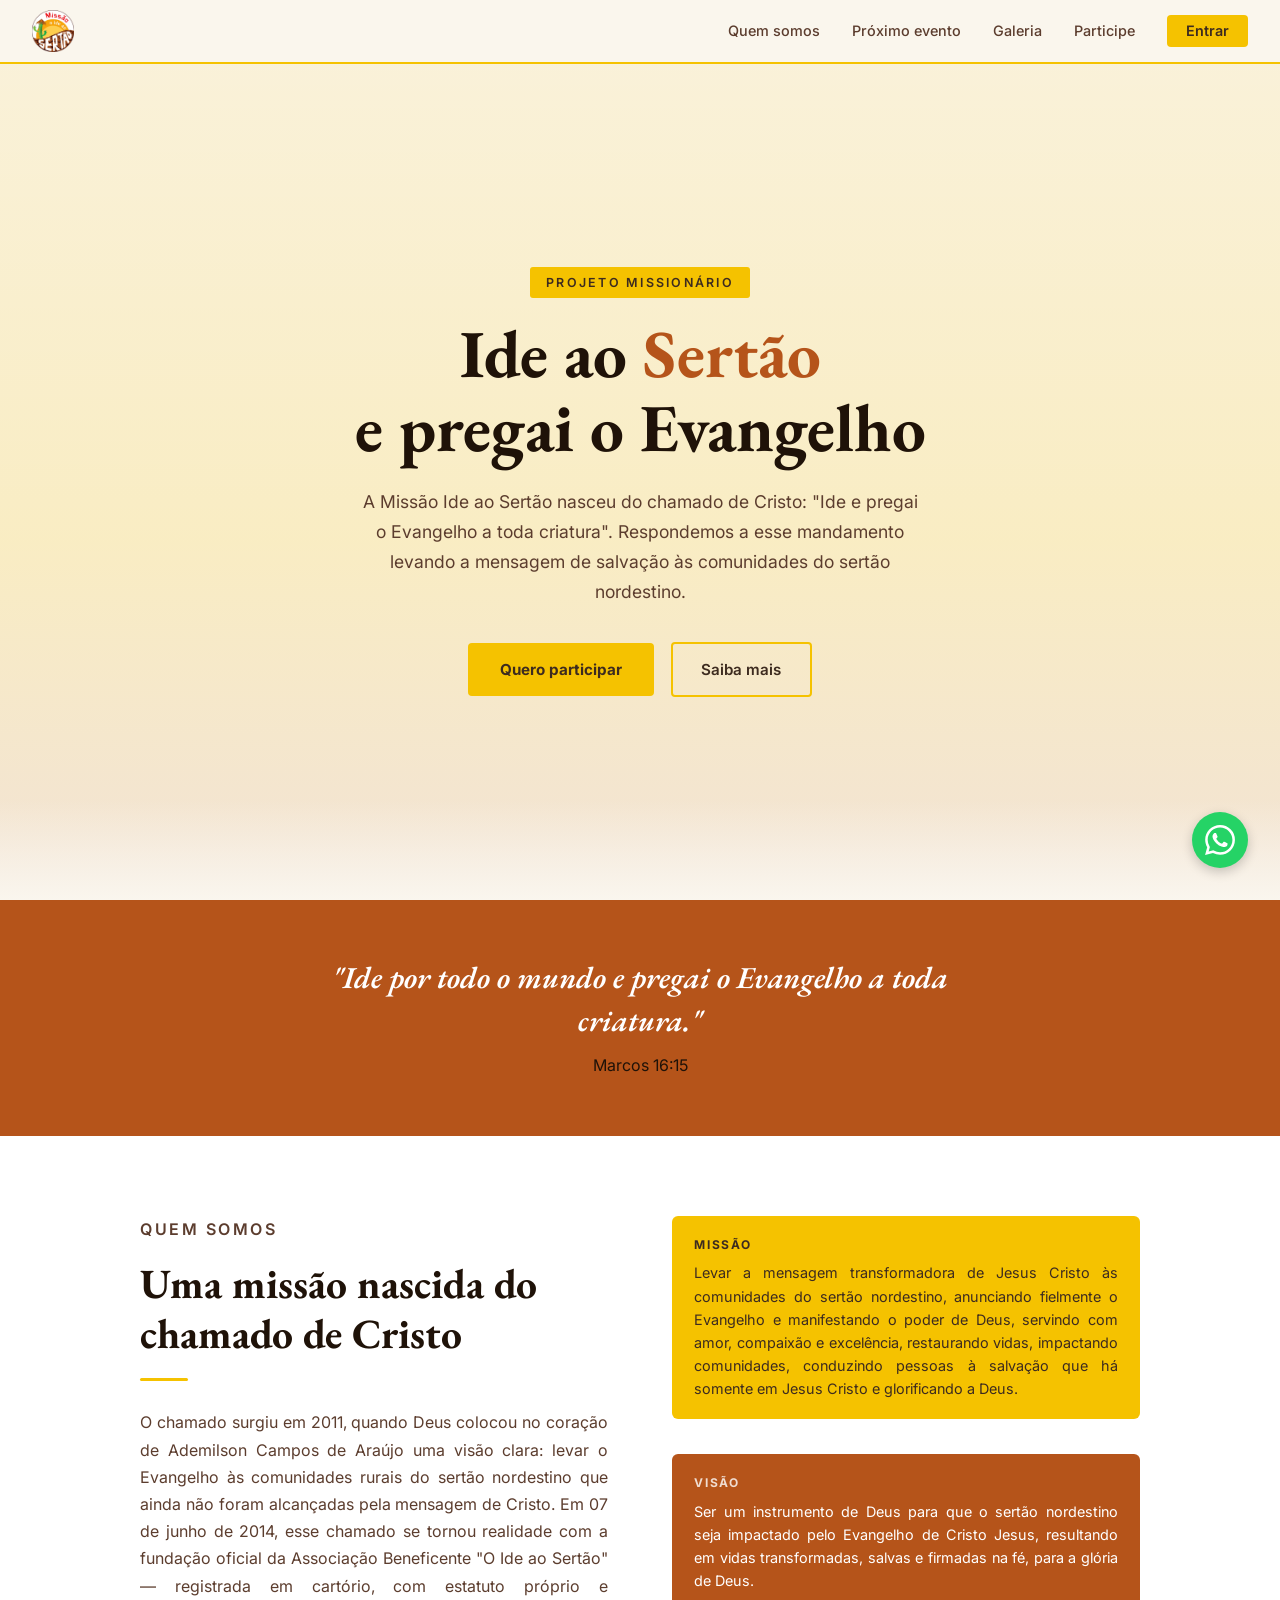
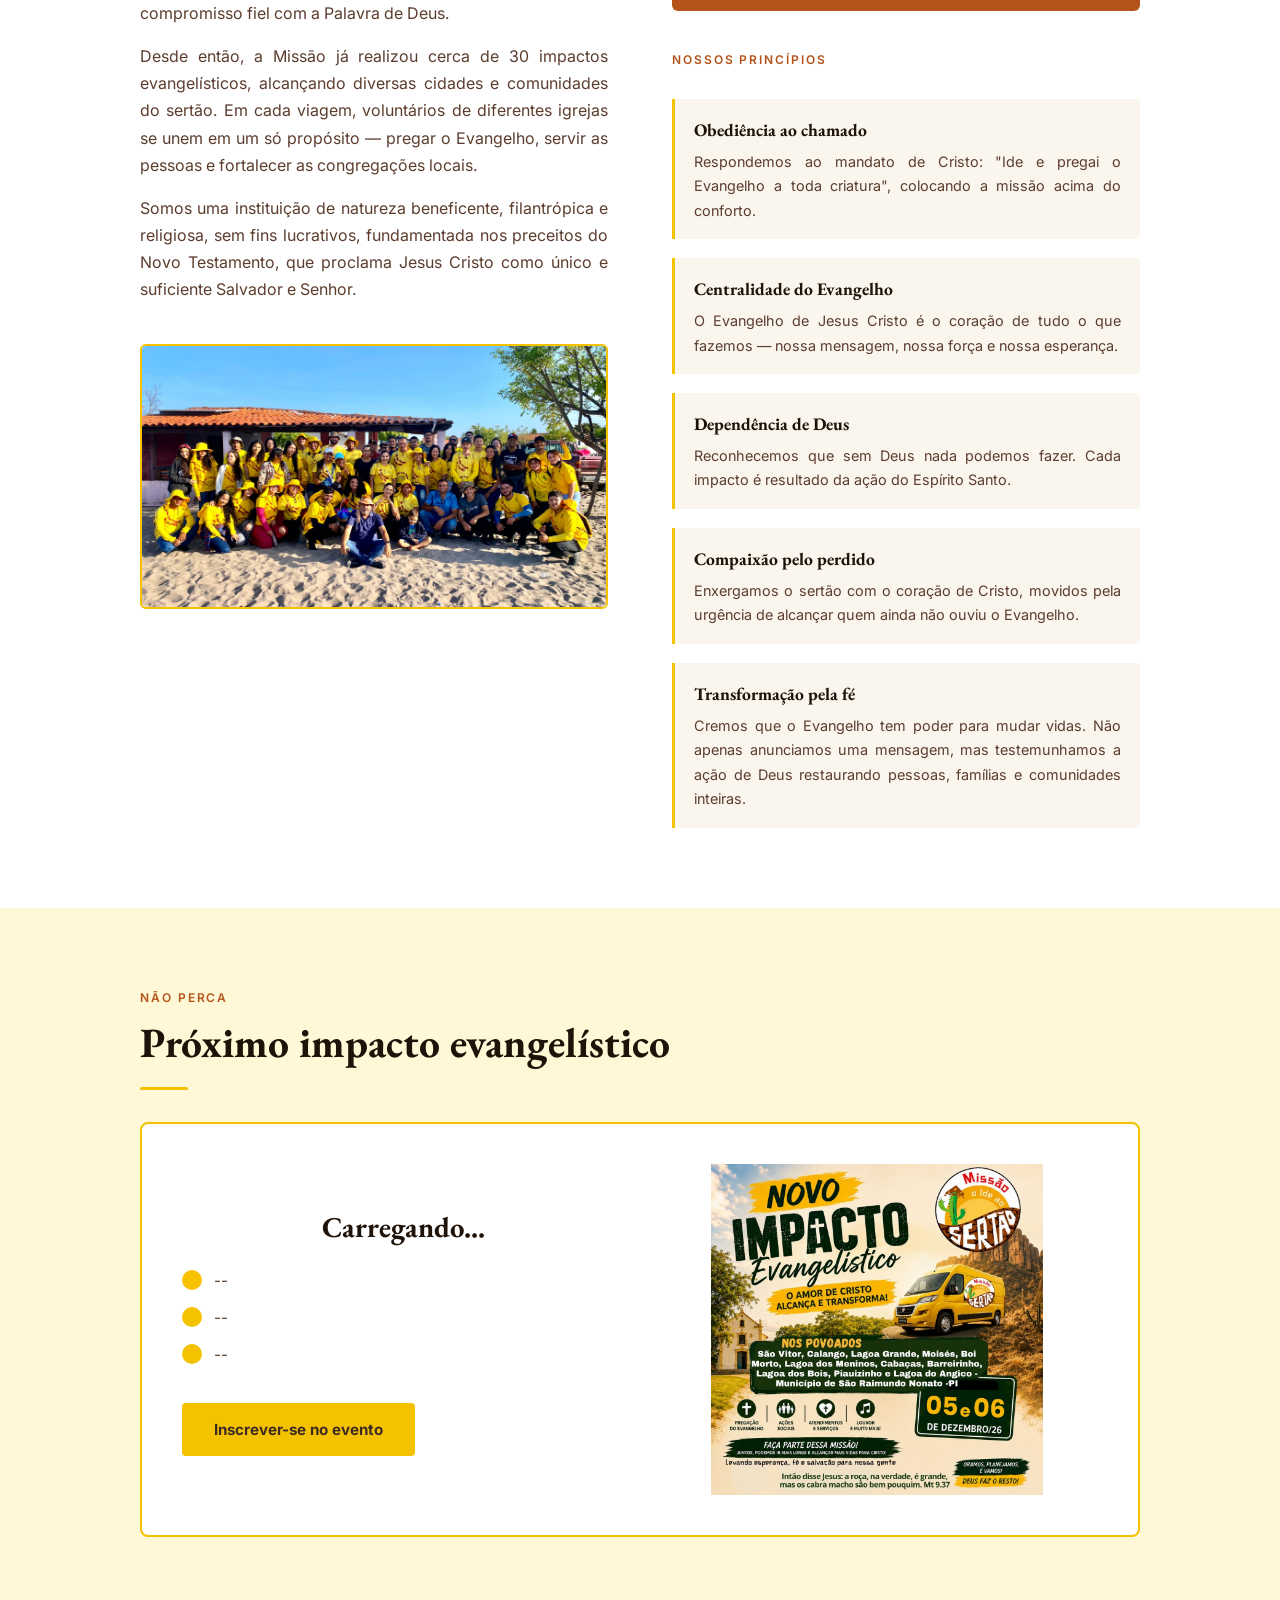
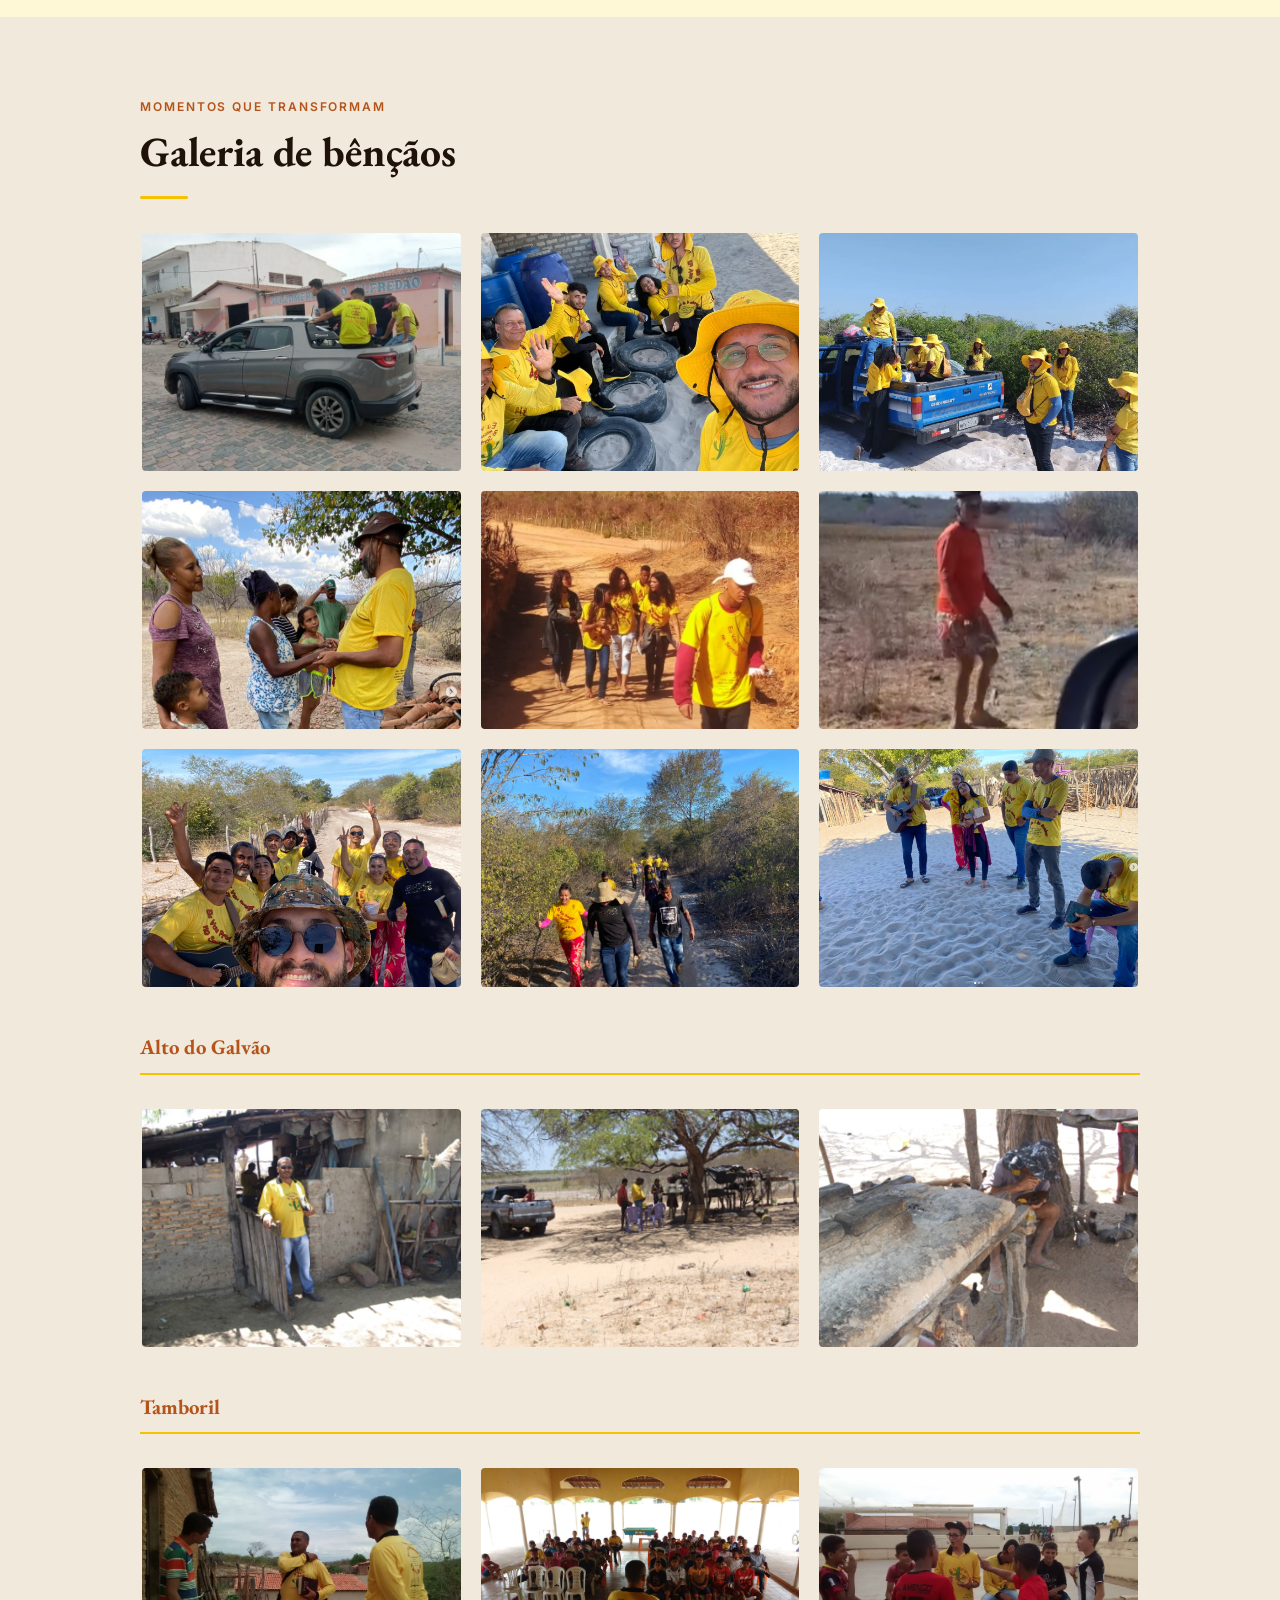
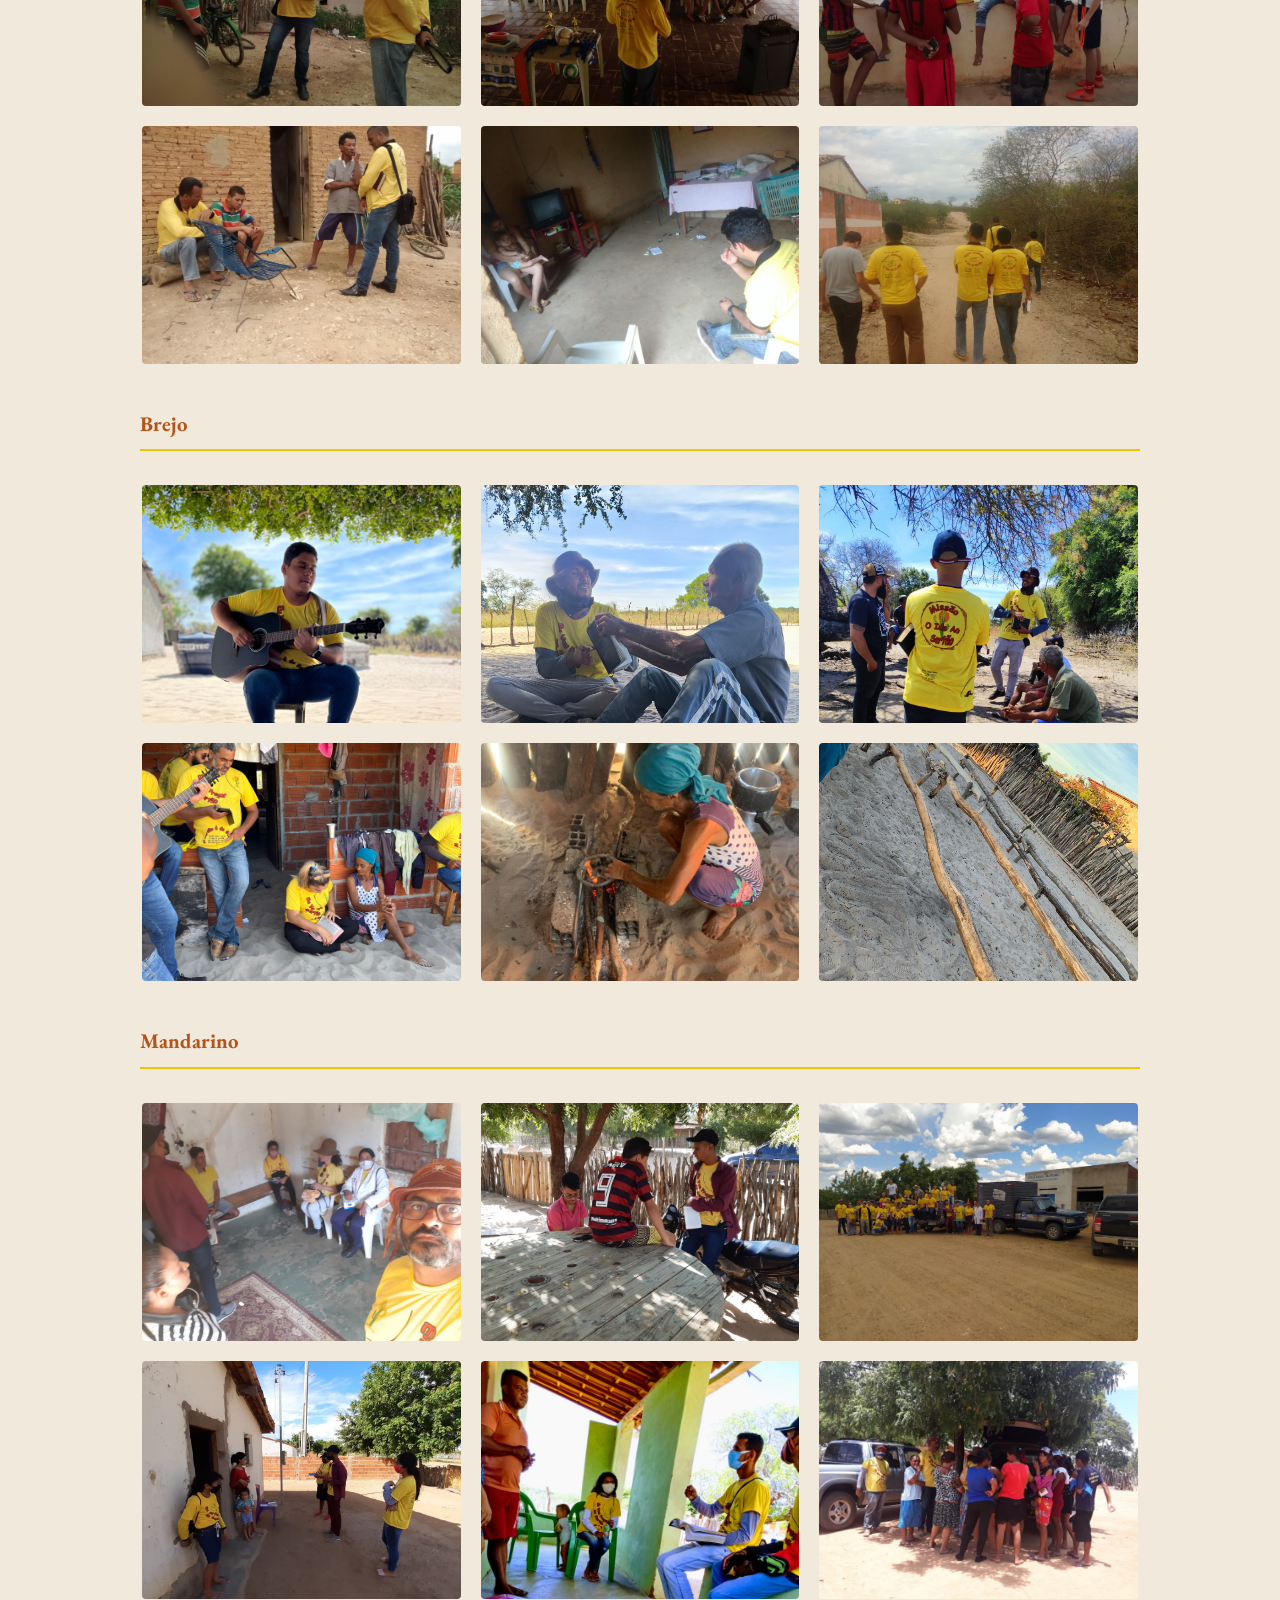
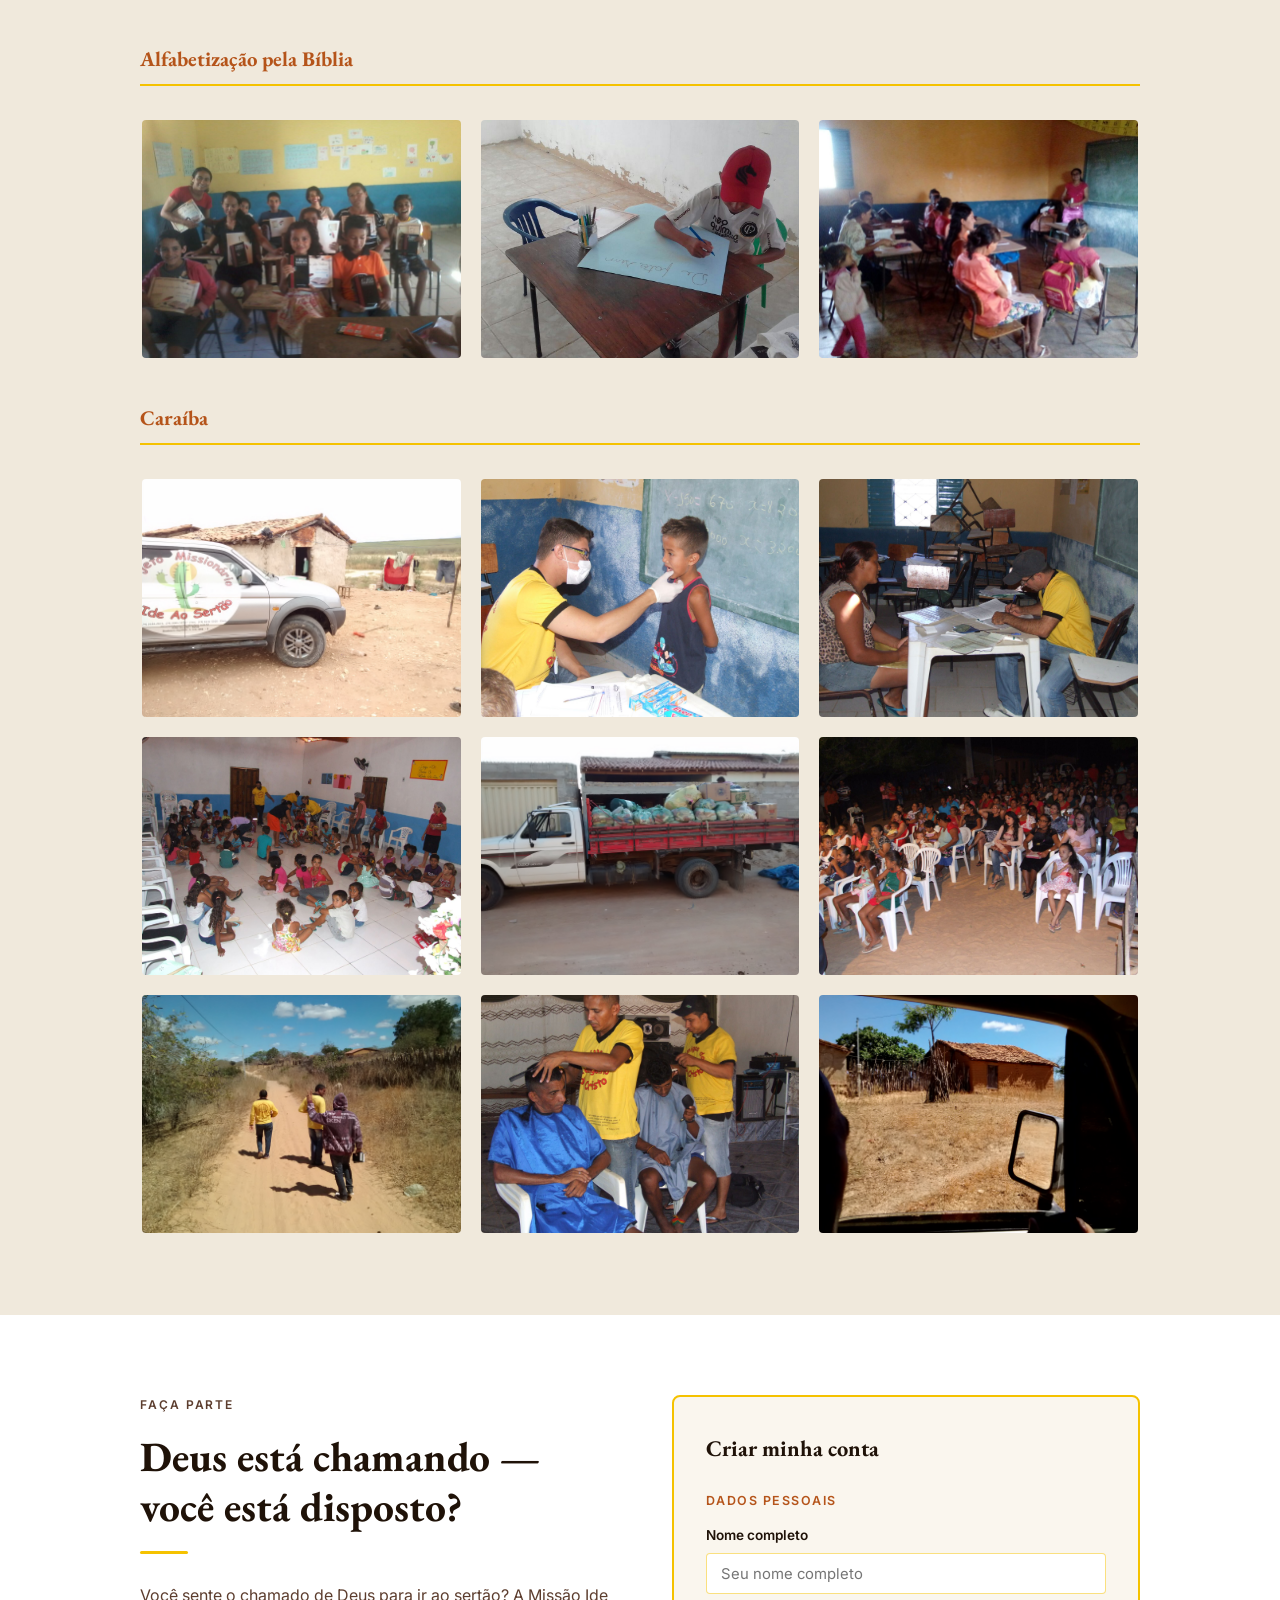
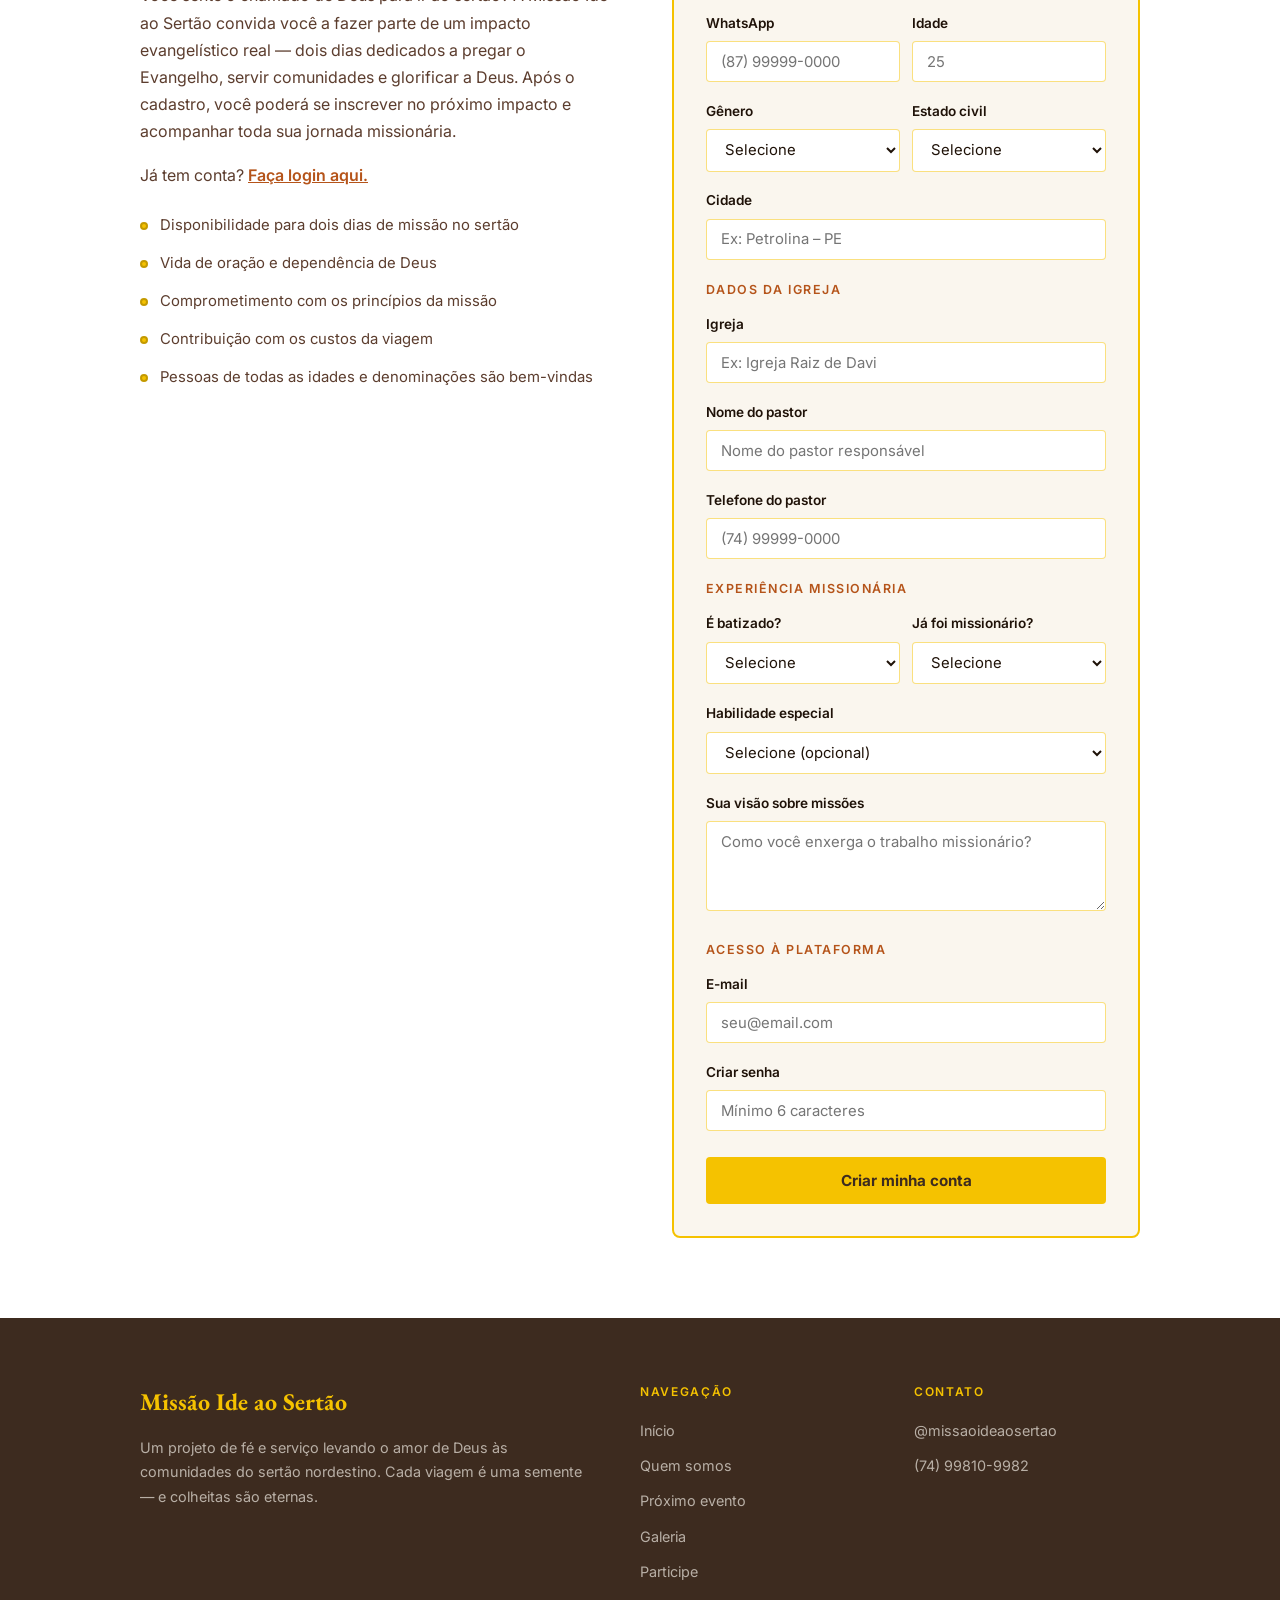
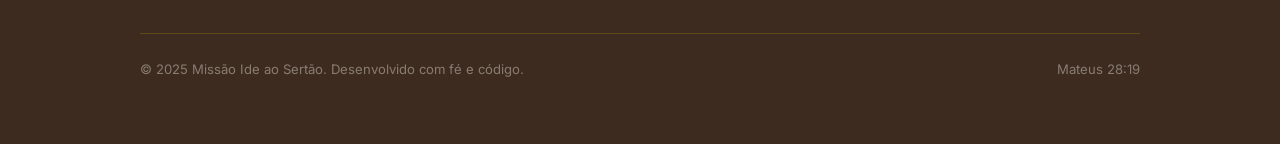
<file: index.html>
<!DOCTYPE html>
<html lang="pt-BR">
<head>
  <meta charset="UTF-8">
  <meta name="viewport" content="width=device-width, initial-scale=1.0">
  <title>Missão Ide ao Sertão</title>
  <link href="https://fonts.googleapis.com/css2?family=EB+Garamond:wght@400;600;700&family=Inter:wght@400;500;600;700&display=swap" rel="stylesheet">
  <link rel="stylesheet" href="css/style.css">
 <link rel="icon" href="logo.png" type="image/png">
  <meta name="google-site-verification" content="BXgcqKbVwbcofWmGHFLEb5QtjN3gwLIWUhdqSHpdDdQ" />
</head>
<body>

<!-- NAV -->
<nav>
  <a href="#inicio" class="nav-logo">
    <img src="logo.png" alt="Logo Missão Ide ao Sertão">
  </a>
  <ul class="nav-links" id="navLinks">
    <li><a href="#quem-somos">Quem somos</a></li>
    <li><a href="#proximo-evento">Próximo evento</a></li>
    <li><a href="#galeria">Galeria</a></li>
    <li><a href="#participe">Participe</a></li>
    <li><a href="login.html" class="nav-cta" id="nav-login">Entrar</a></li>
  </ul>
  <button class="nav-hamburger" id="hamburger" aria-label="Menu">
    <span></span><span></span><span></span>
  </button>
</nav>

<!-- HERO -->
<section class="hero" id="inicio">
  <div class="hero-inner">
    <span class="hero-eyebrow">Projeto Missionário</span>
    <h1>Ide ao <em>Sertão</em><br>e pregai o Evangelho</h1>
    <p>A Missão Ide ao Sertão nasceu do chamado de Cristo: "Ide e pregai o Evangelho a toda criatura". Respondemos a esse mandamento levando a mensagem de salvação às comunidades do sertão nordestino.</p>
    <div class="hero-btns">
      <a href="#participe" class="btn-primary">Quero participar</a>
      <a href="#quem-somos" class="btn-secondary">Saiba mais</a>
    </div>
  </div>
</section>

<!-- VERSÍCULO -->
<div class="versiculo">
  <blockquote>"Ide por todo o mundo e pregai o Evangelho a toda criatura."</blockquote>
  Marcos 16:15
</div>

<!-- QUEM SOMOS -->
<section class="quem-somos" id="quem-somos">
  <div class="container">
    <div class="qs-grid">
      <div class="qs-texto">
        <p class="section-label">Quem somos</p>
        <h2 class="section-title">Uma missão nascida do chamado de Cristo</h2>
        <div class="divider"></div>
        <p>O chamado surgiu em 2011, quando Deus colocou no coração de Ademilson Campos de Araújo uma visão clara: levar o Evangelho às comunidades rurais do sertão nordestino que ainda não foram alcançadas pela mensagem de Cristo. Em 07 de junho de 2014, esse chamado se tornou realidade com a fundação oficial da Associação Beneficente "O Ide ao Sertão" — registrada em cartório, com estatuto próprio e compromisso fiel com a Palavra de Deus.</p>
        <p>Desde então, a Missão já realizou cerca de 30 impactos evangelísticos, alcançando diversas cidades e comunidades do sertão. Em cada viagem, voluntários de diferentes igrejas se unem em um só propósito — pregar o Evangelho, servir as pessoas e fortalecer as congregações locais.</p>
        <p>Somos uma instituição de natureza beneficente, filantrópica e religiosa, sem fins lucrativos, fundamentada nos preceitos do Novo Testamento, que proclama Jesus Cristo como único e suficiente Salvador e Senhor.</p>
        <img src="grupo ide.jpg" alt="Equipe da Missão no Sertão" style="width:100%; border-radius:6px; margin-top:1.5rem; border: 2px solid var(--amarelo);">
      </div>
      <div class="qs-valores">

        <!-- MISSÃO -->
        <div style="background:var(--amarelo);border-radius:6px;padding:1.2rem 1.4rem;margin-bottom:1rem;">
          <p style="font-size:0.75rem;font-weight:700;letter-spacing:0.14em;text-transform:uppercase;color:var(--marrom);margin-bottom:0.4rem;">Missão</p>
         <p style="font-size:0.9rem;color:var(--marrom);line-height:1.6;text-align:justify;">Levar a mensagem transformadora de Jesus Cristo às comunidades do sertão nordestino, anunciando fielmente o Evangelho e manifestando o poder de Deus, servindo com amor, compaixão e excelência, restaurando vidas, impactando comunidades, conduzindo pessoas à salvação que há somente em Jesus Cristo e glorificando a Deus.</p>
        </div>

        <!-- VISÃO -->
        <div style="background:var(--terracota);border-radius:6px;padding:1.2rem 1.4rem;margin-bottom:1.2rem;">
          <p style="font-size:0.75rem;font-weight:700;letter-spacing:0.14em;text-transform:uppercase;color:rgba(255,255,255,0.8);margin-bottom:0.4rem;">Visão</p>
          <p style="font-size:0.9rem;color:#fff;line-height:1.6;text-align:justify;">Ser um instrumento de Deus para que o sertão nordestino seja impactado pelo Evangelho de Cristo Jesus, resultando em vidas transformadas, salvas e firmadas na fé, para a glória de Deus.</p>
        </div>

        <!-- PRINCÍPIOS -->
        <p class="section-label">Nossos princípios</p>
        <div class="valor-card">
          <h4>Obediência ao chamado</h4>
          <p>Respondemos ao mandato de Cristo: "Ide e pregai o Evangelho a toda criatura", colocando a missão acima do conforto.</p>
        </div>
        <div class="valor-card">
          <h4>Centralidade do Evangelho</h4>
          <p>O Evangelho de Jesus Cristo é o coração de tudo o que fazemos — nossa mensagem, nossa força e nossa esperança.</p>
        </div>
        <div class="valor-card">
          <h4>Dependência de Deus</h4>
          <p>Reconhecemos que sem Deus nada podemos fazer. Cada impacto é resultado da ação do Espírito Santo.</p>
        </div>
        <div class="valor-card">
          <h4>Compaixão pelo perdido</h4>
          <p>Enxergamos o sertão com o coração de Cristo, movidos pela urgência de alcançar quem ainda não ouviu o Evangelho.</p>
        </div>
        <div class="valor-card">
          <h4>Transformação pela fé</h4>
          <p>Cremos que o Evangelho tem poder para mudar vidas. Não apenas anunciamos uma mensagem, mas testemunhamos a ação de Deus restaurando pessoas, famílias e comunidades inteiras.</p>
        </div>

      </div>
    </div>
  </div>
</section>

<!-- PRÓXIMO EVENTO -->
<section class="proximo-evento" id="proximo-evento">
  <div class="container">
    <p class="section-label">Não perca</p>
    <h2 class="section-title">Próximo impacto evangelístico</h2>
    <div class="divider"></div>
    <div class="evento-destaque">
      <div class="evento-destaque-info">
        <h3 id="evento-nome">Carregando...</h3>
        <div class="evento-detalhe">
          <div class="evento-detalhe-icon"></div>
          <span id="evento-data">--</span>
        </div>
        <div class="evento-detalhe">
          <div class="evento-detalhe-icon"></div>
          <span id="evento-local">--</span>
        </div>
        <div class="evento-detalhe">
          <div class="evento-detalhe-icon"></div>
          <span id="evento-descricao">--</span>
        </div>
        <a href="#" class="btn-primary" style="margin-top:1.5rem; display:inline-block;" id="btn-inscrever-evento">Inscrever-se no evento</a>
      </div>
      <div class="evento-destaque-img">
      <img src="impactopiaui.jpeg" alt="Próximo evento" style="object-fit: contain; background: #fff;">
      </div>
    </div>
  </div>
</section>

<!-- GALERIA -->
<section class="galeria" id="galeria">
  <div class="container">
    <p class="section-label">Momentos que transformam</p>
    <h2 class="section-title">Galeria de bênçãos</h2>
    <div class="divider"></div>
    <div class="galeria-grid">
      <div class="galeria-item"><img src="278582716_563056794955079_5832141412056432390_n.jpg" alt="Equipe na missão"></div>
      <div class="galeria-item"><img src="Captura de tela 2025-04-02 193103.png" alt="Registro da missão"></div>
      <div class="galeria-item"><img src="Captura de tela 2025-04-02 193135.png" alt="Momento de oração"></div>
      <div class="galeria-item"><img src="Captura de tela 2025-04-02 193425.png" alt="Corte de cabelo solidário" style="object-position: top;"></div>
      <div class="galeria-item"><img src="Captura de tela 2025-04-02 193759.png" alt="Louvor ao ar livre" style="object-position: top;"></div>
      <div class="galeria-item"><img src="Captura de tela 2025-04-02 193502.png" alt="Evangelização nas ruas"></div>
      <div class="galeria-item"><img src="IMG-20240728-WA0169.jpg" alt="Missão no sertão"></div>
      <div class="galeria-item"><img src="IMG-20240728-WA0099.jpg" alt="Missão no sertão"></div>
            <div class="galeria-item"><img src="louvor.png" alt="Momento de louvor"></div>
    </div>

    <h3 class="galeria-local-titulo">Alto do Galvão</h3>
    <div class="galeria-grid">
      <div class="galeria-item"><img src="assets/galvao/galvao1.png" alt="Alto do Galvão"></div>
      <div class="galeria-item"><img src="assets/galvao/galvao2.png" alt="Alto do Galvão"></div>
      <div class="galeria-item"><img src="assets/galvao/galvao3.png" alt="Alto do Galvão"></div>
    </div>

    <h3 class="galeria-local-titulo">Tamboril</h3>
    <div class="galeria-grid">
      <div class="galeria-item"><img src="assets/tamboril/tamboril1.jpg" alt="Tamboril"></div>
      <div class="galeria-item"><img src="assets/tamboril/tamboril2.jpg" alt="Tamboril"></div>
      <div class="galeria-item"><img src="assets/tamboril/tamboril3.jpg" alt="Tamboril"></div>
      <div class="galeria-item"><img src="assets/tamboril/tamboril4.jpg" alt="Tamboril"></div>
      <div class="galeria-item"><img src="assets/tamboril/tamboril5.jpg" alt="Tamboril"></div>
      <div class="galeria-item"><img src="assets/tamboril/tamboril6.jpg" alt="Tamboril"></div>
    </div>

    <h3 class="galeria-local-titulo">Brejo</h3>
    <div class="galeria-grid">
<div class="galeria-item"><img src="assets/brejo/brejo1.jpg" alt="Brejo" style="object-position: top;"></div>
      <div class="galeria-item"><img src="assets/brejo/brejo2.jpg" alt="Brejo" style="object-position: top;"></div>
<div class="galeria-item"><img src="assets/brejo/brejo3.jpg" alt="Brejo" style="object-position: top;"></div>
      <div class="galeria-item"><img src="assets/brejo/brejo4.jpg" alt="Brejo"></div>
      <div class="galeria-item"><img src="assets/brejo/brejo5.jpg" alt="Brejo"></div>
      <div class="galeria-item"><img src="assets/brejo/brejo6.jpg" alt="Brejo"></div>
    </div>

    <h3 class="galeria-local-titulo">Mandarino</h3>
    <div class="galeria-grid">
      <div class="galeria-item"><img src="assets/mandarino/mandarino1.jpg" alt="Mandarino"></div>
      <div class="galeria-item"><img src="assets/mandarino/mandarino2.jpg" alt="Mandarino"></div>
      <div class="galeria-item"><img src="assets/mandarino/mandarino3.jpg" alt="Mandarino"></div>
      <div class="galeria-item"><img src="assets/mandarino/mandarino4.jpg" alt="Mandarino" style="object-position: top;"></div>
<div class="galeria-item"><img src="assets/mandarino/mandarino5.jpeg" alt="Mandarino" style="object-position: top;"></div>
      <div class="galeria-item"><img src="assets/mandarino/mandarino6.jpeg" alt="Mandarino"></div>
    </div>

    <h3 class="galeria-local-titulo">Alfabetização pela Bíblia</h3>
    <div class="galeria-grid">
      <div class="galeria-item"><img src="assets/alfabetizacao/alfabetizacao1.jpg" alt="Alfabetização pela Bíblia"></div>
      <div class="galeria-item"><img src="assets/alfabetizacao/alfabetizacao2.jpg" alt="Alfabetização pela Bíblia"></div>
      <div class="galeria-item"><img src="assets/alfabetizacao/alfabetizacao3.jpg" alt="Alfabetização pela Bíblia"></div>
    </div>

    <h3 class="galeria-local-titulo">Caraíba</h3>
    <div class="galeria-grid">
      <div class="galeria-item"><img src="assets/caraiba/caraiba1.jpg" alt="Caraíba"></div>
      <div class="galeria-item"><img src="assets/caraiba/caraiba2.jpg" alt="Caraíba"></div>
      <div class="galeria-item"><img src="assets/caraiba/caraiba3.jpg" alt="Caraíba"></div>
      <div class="galeria-item"><img src="assets/caraiba/caraiba4.jpg" alt="Caraíba"></div>
      <div class="galeria-item"><img src="assets/caraiba/caraiba5.jpg" alt="Caraíba"></div>
      <div class="galeria-item"><img src="assets/caraiba/caraiba6.jpg" alt="Caraíba"></div>
      <div class="galeria-item"><img src="assets/caraiba/caraiba7.jpg" alt="Caraíba"></div>
      <div class="galeria-item"><img src="assets/caraiba/caraiba8.jpg" alt="Caraíba"></div>
      <div class="galeria-item"><img src="assets/caraiba/caraiba9.jpg" alt="Caraíba"></div>
    </div>

  </div>
</section>

<!-- PARTICIPE / CADASTRO -->
<section class="participe" id="participe">
  <div class="container">
    <div class="participe-grid">
      <div class="participe-info">
        <p class="section-label">Faça parte</p>
        <h2 class="section-title">Deus está chamando — você está disposto?</h2>
        <div class="divider"></div>
        <p>Você sente o chamado de Deus para ir ao sertão? A Missão Ide ao Sertão convida você a fazer parte de um impacto evangelístico real — dois dias dedicados a pregar o Evangelho, servir comunidades e glorificar a Deus. Após o cadastro, você poderá se inscrever no próximo impacto e acompanhar toda sua jornada missionária.</p>
        <p>Já tem conta? <a href="login.html" style="color:var(--terracota);font-weight:600;">Faça login aqui.</a></p>
       <div class="requisitos">
  <div class="req-item"><span class="req-dot"></span><span>Disponibilidade para dois dias de missão no sertão</span></div>
  <div class="req-item"><span class="req-dot"></span><span>Vida de oração e dependência de Deus</span></div>
  <div class="req-item"><span class="req-dot"></span><span>Comprometimento com os princípios da missão</span></div>
  <div class="req-item"><span class="req-dot"></span><span>Contribuição com os custos da viagem</span></div>
  <div class="req-item"><span class="req-dot"></span><span>Pessoas de todas as idades e denominações são bem-vindas</span></div>
</div>
      </div>
      <div>
        <div class="form-card" id="formCard">
          <h3>Criar minha conta</h3>
          <form id="inscricaoForm">

            <p class="form-section-label">Dados pessoais</p>
            <div class="form-group">
              <label for="nome">Nome completo</label>
              <input type="text" id="nome" placeholder="Seu nome completo" required>
            </div>
            <div class="form-row">
  <div class="form-group">
    <label for="telefone">WhatsApp</label>
    <input type="tel" id="telefone" placeholder="(87) 99999-0000">
  </div>
  <div class="form-group">
    <label for="idade">Idade</label>
    <input type="number" id="idade" placeholder="25" min="12" max="99">
  </div>
</div>
<div class="form-row">
  <div class="form-group">
    <label for="genero">Gênero</label>
    <select id="genero">
      <option value="">Selecione</option>
      <option value="masculino">Masculino</option>
      <option value="feminino">Feminino</option>
    </select>
  </div>
  <div class="form-group">
    <label for="estado_civil">Estado civil</label>
    <select id="estado_civil">
      <option value="">Selecione</option>
      <option>Solteiro(a)</option>
      <option>Casado(a)</option>
      <option>Divorciado(a)</option>
      <option>Viúvo(a)</option>
    </select>
  </div>
</div>
            <div class="form-group">
              <label for="cidade">Cidade</label>
              <input type="text" id="cidade" placeholder="Ex: Petrolina – PE">
            </div>

            <p class="form-section-label">Dados da igreja</p>
            <div class="form-group">
              <label for="cidade_igreja">Igreja</label>
              <input type="text" id="cidade_igreja" placeholder="Ex: Igreja Raiz de Davi">
            </div>
            <div class="form-group">
              <label for="nome_pastor">Nome do pastor</label>
              <input type="text" id="nome_pastor" placeholder="Nome do pastor responsável">
            </div>
            <div class="form-group">
              <label for="telefone_pastor">Telefone do pastor</label>
              <input type="tel" id="telefone_pastor" placeholder="(74) 99999-0000">
            </div>

            <p class="form-section-label">Experiência missionária</p>
            <div class="form-row">
              <div class="form-group">
                <label for="batizado">É batizado?</label>
                <select id="batizado">
                  <option value="">Selecione</option>
                  <option value="true">Sim</option>
                  <option value="false">Não</option>
                </select>
              </div>
              <div class="form-group">
                <label for="experiencia_missionaria">Já foi missionário?</label>
                <select id="experiencia_missionaria">
                  <option value="">Selecione</option>
                  <option value="true">Sim</option>
                  <option value="false">Não</option>
                </select>
              </div>
            </div>
            <div class="form-group">
              <label for="habilidade">Habilidade especial</label>
              <select id="habilidade">
                <option value="">Selecione (opcional)</option>
                <option>Louvor / música</option>
                <option>Saúde (enfermagem, medicina, etc.)</option>
                <option>Pregação / ensino</option>
                <option>Trabalho com crianças</option>
                <option>Fotografia / comunicação</option>
                <option>Outro</option>
              </select>
            </div>
            <div class="form-group">
              <label for="visao_missoes">Sua visão sobre missões</label>
              <textarea id="visao_missoes" placeholder="Como você enxerga o trabalho missionário?"></textarea>
            </div>

            <p class="form-section-label">Acesso à plataforma</p>
            <div class="form-group">
              <label for="email">E-mail</label>
              <input type="email" id="email" placeholder="seu@email.com" required>
            </div>
            <div class="form-group">
              <label for="senha">Criar senha</label>
              <input type="password" id="senha" placeholder="Mínimo 6 caracteres" required>
            </div>
            <button type="submit" class="form-submit">Criar minha conta</button>
          </form>
        </div>
        <div class="form-sucesso" id="formSucesso">
          <div class="check">✓</div>
          <h4>Conta criada!</h4>
          <p>Bem-vindo à missão! Acesse seu painel para se inscrever no próximo evento.</p>
          <a href="painel.html" class="btn-primary" style="margin-top:1rem; display:inline-block;">Acessar meu painel</a>
        </div>
      </div>
    </div>
  </div>
</section>

<!-- RODAPÉ -->
<footer class="rodape" id="contato">
  <div class="container">
    <div class="rodape-grid">
      <div>
        <h3>Missão Ide ao Sertão</h3>
        <p>Um projeto de fé e serviço levando o amor de Deus às comunidades do sertão nordestino. Cada viagem é uma semente — e colheitas são eternas.</p>
      </div>
      <div class="rodape-col">
        <h4>Navegação</h4>
        <ul>
          <li><a href="#inicio">Início</a></li>
          <li><a href="#quem-somos">Quem somos</a></li>
          <li><a href="#proximo-evento">Próximo evento</a></li>
          <li><a href="#galeria">Galeria</a></li>
          <li><a href="#participe">Participe</a></li>
        </ul>
      </div>
      <div class="rodape-col">
        <h4>Contato</h4>
        <ul>
          <li><a href="https://www.instagram.com/missaoideaosertao" target="_blank">@missaoideaosertao</a></li>
          <li><a href="https://wa.me/5574998109982" target="_blank">(74) 99810-9982</a></li>
        </ul>
      </div>
    </div>
    <div class="rodape-bottom">
      <p>© 2025 Missão Ide ao Sertão. Desenvolvido com fé e código.</p>
      <p>Mateus 28:19</p>
    </div>
  </div>
</footer>

<a href="https://wa.me/5574998109982" target="_blank" class="whatsapp-float" aria-label="WhatsApp">
  <svg viewBox="0 0 24 24" xmlns="http://www.w3.org/2000/svg">
    <path d="M17.472 14.382c-.297-.149-1.758-.867-2.03-.967-.273-.099-.471-.148-.67.15-.197.297-.767.966-.94 1.164-.173.199-.347.223-.644.075-.297-.15-1.255-.463-2.39-1.475-.883-.788-1.48-1.761-1.653-2.059-.173-.297-.018-.458.13-.606.134-.133.298-.347.446-.52.149-.174.198-.298.298-.497.099-.198.05-.371-.025-.52-.075-.149-.669-1.612-.916-2.207-.242-.579-.487-.5-.669-.51-.173-.008-.371-.01-.57-.01-.198 0-.52.074-.792.372-.272.297-1.04 1.016-1.04 2.479 0 1.462 1.065 2.875 1.213 3.074.149.198 2.096 3.2 5.077 4.487.709.306 1.262.489 1.694.625.712.227 1.36.195 1.871.118.571-.085 1.758-.719 2.006-1.413.248-.694.248-1.289.173-1.413-.074-.124-.272-.198-.57-.347m-5.421 7.403h-.004a9.87 9.87 0 01-5.031-1.378l-.361-.214-3.741.982.998-3.648-.235-.374a9.86 9.86 0 01-1.51-5.26c.001-5.45 4.436-9.884 9.888-9.884 2.64 0 5.122 1.03 6.988 2.898a9.825 9.825 0 012.893 6.994c-.003 5.45-4.437 9.884-9.885 9.884m8.413-18.297A11.815 11.815 0 0012.05 0C5.495 0 .16 5.335.157 11.892c0 2.096.547 4.142 1.588 5.945L.057 24l6.305-1.654a11.882 11.882 0 005.683 1.448h.005c6.554 0 11.89-5.335 11.893-11.893a11.821 11.821 0 00-3.48-8.413z"/>
  </svg>
</a>

<script type="module" src="js/supabase.js"></script>
<script type="module" src="js/index.js"></script>
</body>
</html>
</file>
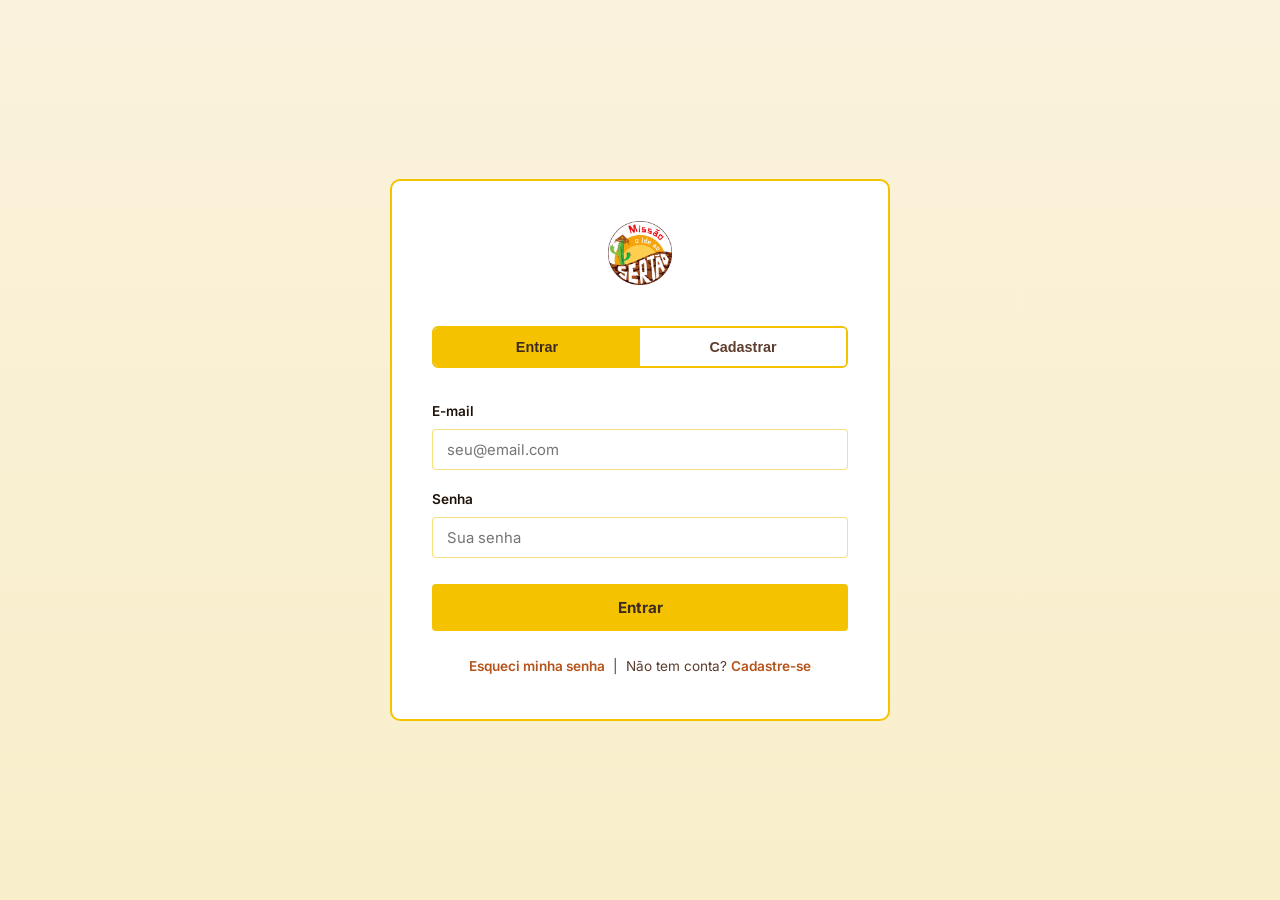
<file: login.html>
<!DOCTYPE html>
<html lang="pt-BR">
<head>
  <meta charset="UTF-8">
  <meta name="viewport" content="width=device-width, initial-scale=1.0">
  <title>Entrar — Missão Ide ao Sertão</title>
  <link href="https://fonts.googleapis.com/css2?family=EB+Garamond:wght@400;600;700&family=Inter:wght@400;500;600;700&display=swap" rel="stylesheet">
  <link rel="stylesheet" href="css/style.css">
  <link rel="icon" href="logo.png" type="image/png">
  <style>
    .login-page { min-height: 100vh; display: flex; align-items: center; justify-content: center; padding: 2rem; background: linear-gradient(to bottom, rgba(245,194,0,0.08) 0%, rgba(245,194,0,0.15) 100%), var(--osso); }
    .login-card { background: var(--branco); border-radius: 10px; border: 2px solid var(--amarelo); padding: 2.5rem; width: 100%; max-width: 500px; }
    .login-logo { text-align: center; margin-bottom: 2rem; }
    .login-logo img { height: 64px; object-fit: contain; }
    .login-tabs { display: grid; grid-template-columns: 1fr 1fr; margin-bottom: 2rem; border: 2px solid var(--amarelo); border-radius: 6px; overflow: hidden; }
    .login-tab { padding: 0.7rem; text-align: center; font-size: 0.9rem; font-weight: 600; cursor: pointer; background: var(--branco); color: var(--texto-suave); border: none; transition: background 0.2s, color 0.2s; }
    .login-tab.ativo { background: var(--amarelo); color: var(--marrom); }
    .login-form { display: none; }
    .login-form.ativo { display: block; }
    .login-footer { text-align: center; margin-top: 1.5rem; font-size: 0.85rem; color: var(--texto-suave); }
    .login-footer a { color: var(--terracota); text-decoration: none; font-weight: 600; }
    .erro-msg { background: #fff0f0; border: 1px solid #ffcccc; color: #cc0000; padding: 0.7rem 1rem; border-radius: 4px; font-size: 0.85rem; margin-bottom: 1rem; display: none; }
    .sucesso-msg { background: #fffbea; border: 1px solid var(--amarelo); color: var(--marrom); padding: 0.7rem 1rem; border-radius: 4px; font-size: 0.85rem; margin-bottom: 1rem; display: none; }
    .form-section-label { font-size: 0.78rem; font-weight: 600; letter-spacing: 0.12em; text-transform: uppercase; color: var(--terracota); margin: 1.2rem 0 0.8rem; display: block; }
  </style>
</head>
<body>

<div class="login-page">
  <div class="login-card">
    <div class="login-logo">
      <a href="index.html"><img src="logo.png" alt="Logo Missão Ide ao Sertão"></a>
    </div>

    <div class="login-tabs">
      <button class="login-tab ativo" onclick="trocarAba('entrar')">Entrar</button>
      <button class="login-tab" onclick="trocarAba('cadastrar')">Cadastrar</button>
    </div>

    <!-- ENTRAR -->
    <div class="login-form ativo" id="form-entrar">
      <div class="erro-msg" id="erro-entrar"></div>
      <div class="form-group">
        <label for="login-email">E-mail</label>
        <input type="email" id="login-email" placeholder="seu@email.com">
      </div>
      <div class="form-group">
        <label for="login-senha">Senha</label>
        <input type="password" id="login-senha" placeholder="Sua senha">
      </div>
      <button class="form-submit" onclick="entrar()">Entrar</button>
      <div class="login-footer">
        <a href="#" onclick="trocarAba('recuperar')">Esqueci minha senha</a> &nbsp;|&nbsp; Não tem conta? <a href="#" onclick="trocarAba('cadastrar')">Cadastre-se</a>
      </div>
    </div>

    <!-- CADASTRAR -->
    <div class="login-form" id="form-cadastrar">
      <div class="erro-msg" id="erro-cadastrar"></div>
      <div class="sucesso-msg" id="sucesso-cadastrar"></div>

      <span class="form-section-label">Dados pessoais</span>
      <div class="form-group">
        <label for="cad-nome">Nome completo</label>
        <input type="text" id="cad-nome" placeholder="Seu nome completo">
      </div>
      <div class="form-row">
  <div class="form-group">
    <label for="cad-telefone">WhatsApp</label>
    <input type="tel" id="cad-telefone" placeholder="(87) 99999-0000">
  </div>
  <div class="form-group">
    <label for="cad-idade">Idade</label>
    <input type="number" id="cad-idade" placeholder="25" min="12" max="99">
  </div>
</div>
<div class="form-row">
  <div class="form-group">
    <label for="cad-genero">Gênero</label>
    <select id="cad-genero">
      <option value="">Selecione</option>
      <option value="masculino">Masculino</option>
      <option value="feminino">Feminino</option>
    </select>
  </div>
  <div class="form-group">
    <label for="cad-estado-civil">Estado civil</label>
    <select id="cad-estado-civil">
      <option value="">Selecione</option>
      <option>Solteiro(a)</option>
      <option>Casado(a)</option>
      <option>Divorciado(a)</option>
      <option>Viúvo(a)</option>
    </select>
  </div>
</div>
      <div class="form-group">
        <label for="cad-cidade">Cidade</label>
        <input type="text" id="cad-cidade" placeholder="Ex: Petrolina – PE">
      </div>

      <span class="form-section-label">Dados da igreja</span>
      <div class="form-group">
        <label for="cad-igreja">Igreja</label>
        <input type="text" id="cad-igreja" placeholder="Ex: Igreja Batista Central">
      </div>
      <div class="form-group">
        <label for="cad-pastor">Nome do pastor</label>
        <input type="text" id="cad-pastor" placeholder="Nome do pastor responsável">
      </div>
      <div class="form-group">
        <label for="cad-tel-pastor">Telefone do pastor</label>
        <input type="tel" id="cad-tel-pastor" placeholder="(74) 99999-0000">
      </div>

      <span class="form-section-label">Experiência missionária</span>
      <div class="form-row">
        <div class="form-group">
          <label for="cad-batizado">É batizado?</label>
          <select id="cad-batizado">
            <option value="">Selecione</option>
            <option value="true">Sim</option>
            <option value="false">Não</option>
          </select>
        </div>
        <div class="form-group">
          <label for="cad-experiencia">Já foi missionário?</label>
          <select id="cad-experiencia">
            <option value="">Selecione</option>
            <option value="true">Sim</option>
            <option value="false">Não</option>
          </select>
        </div>
      </div>
      <div class="form-group">
        <label for="cad-habilidade">Habilidade especial</label>
        <select id="cad-habilidade">
          <option value="">Selecione (opcional)</option>
          <option>Louvor / música</option>
          <option>Saúde (enfermagem, medicina, etc.)</option>
          <option>Pregação / ensino</option>
          <option>Trabalho com crianças</option>
          <option>Fotografia / comunicação</option>
          <option>Outro</option>
        </select>
      </div>
      <div class="form-group">
        <label for="cad-visao">Sua visão sobre missões</label>
        <textarea id="cad-visao" placeholder="Como você enxerga o trabalho missionário?" style="width:100%;padding:0.65rem 0.85rem;border:1.5px solid rgba(245,194,0,0.5);border-radius:4px;font-family:'Inter',sans-serif;font-size:0.93rem;resize:vertical;min-height:80px;outline:none;"></textarea>
      </div>

      <span class="form-section-label">Acesso à plataforma</span>
      <div class="form-group">
        <label for="cad-email">E-mail</label>
        <input type="email" id="cad-email" placeholder="seu@email.com">
      </div>
      <div class="form-group">
        <label for="cad-senha">Senha</label>
        <input type="password" id="cad-senha" placeholder="Mínimo 6 caracteres">
      </div>
      <button class="form-submit" onclick="cadastrar()">Criar minha conta</button>
      <div class="login-footer">
        Já tem conta? <a href="#" onclick="trocarAba('entrar')">Entrar</a>
      </div>
    </div>

    <!-- RECUPERAR SENHA -->
    <div class="login-form" id="form-recuperar">
      <div class="erro-msg" id="erro-recuperar"></div>
      <div class="sucesso-msg" id="sucesso-recuperar"></div>
      <p style="font-size:0.9rem;color:var(--texto-suave);margin-bottom:1rem;">Digite seu e-mail e enviaremos um link para redefinir sua senha.</p>
      <div class="form-group">
        <label for="rec-email">E-mail</label>
        <input type="email" id="rec-email" placeholder="seu@email.com">
      </div>
      <button class="form-submit" onclick="recuperarSenha()">Enviar link</button>
      <div class="login-footer">
        <a href="#" onclick="trocarAba('entrar')">Voltar para o login</a>
      </div>
    </div>

  </div>
</div>

<script type="module">
  import { supabase } from './js/supabase.js'

  window.trocarAba = function(aba) {
    document.querySelectorAll('.login-tab').forEach(t => t.classList.remove('ativo'))
    document.querySelectorAll('.login-form').forEach(f => f.classList.remove('ativo'))
    document.getElementById('form-' + aba).classList.add('ativo')
    if (aba === 'entrar') document.querySelectorAll('.login-tab')[0].classList.add('ativo')
    else if (aba === 'cadastrar') document.querySelectorAll('.login-tab')[1].classList.add('ativo')
  }

  window.entrar = async function() {
    const email = document.getElementById('login-email').value
    const senha = document.getElementById('login-senha').value
    const erroEl = document.getElementById('erro-entrar')
    erroEl.style.display = 'none'

    const { data, error } = await supabase.auth.signInWithPassword({ email, password: senha })
    if (error) { erroEl.textContent = 'E-mail ou senha incorretos.'; erroEl.style.display = 'block'; return }

    const { data: perfil } = await supabase.from('perfis').select('is_admin').eq('id', data.user.id).single()
    window.location.href = perfil?.is_admin ? 'admin.html' : 'painel.html'
  }

  window.cadastrar = async function() {
    const nome = document.getElementById('cad-nome').value
    const email = document.getElementById('cad-email').value
    const senha = document.getElementById('cad-senha').value
    const telefone = document.getElementById('cad-telefone').value
    const cidade = document.getElementById('cad-cidade').value
    const estado_civil = document.getElementById('cad-estado-civil').value
    const cidade_igreja = document.getElementById('cad-igreja').value
    const nome_pastor = document.getElementById('cad-pastor').value
    const telefone_pastor = document.getElementById('cad-tel-pastor').value
    const batizado = document.getElementById('cad-batizado').value === 'true'
    const experiencia_missionaria = document.getElementById('cad-experiencia').value === 'true'
    const habilidade = document.getElementById('cad-habilidade').value
    const visao_missoes = document.getElementById('cad-visao').value

    const erroEl = document.getElementById('erro-cadastrar')
    const sucessoEl = document.getElementById('sucesso-cadastrar')
    erroEl.style.display = 'none'
    sucessoEl.style.display = 'none'

    if (!nome || !email || !senha) { erroEl.textContent = 'Preencha nome, e-mail e senha.'; erroEl.style.display = 'block'; return }

    const { data, error } = await supabase.auth.signUp({ email, password: senha })
    if (error) { erroEl.textContent = 'Erro: ' + error.message; erroEl.style.display = 'block'; return }

    const genero = document.getElementById('cad-genero').value
    const idade = parseInt(document.getElementById('cad-idade').value) || null

    await supabase.from('perfis').insert({
      id: data.user.id,
      nome, email, telefone, cidade, genero, idade, estado_civil,
      cidade_igreja, nome_pastor, telefone_pastor,
      batizado, experiencia_missionaria, habilidade, visao_missoes
    })

    sucessoEl.textContent = 'Conta criada com sucesso! Fazendo login...'
    sucessoEl.style.display = 'block'

    setTimeout(() => { window.location.href = 'painel.html' }, 1500)
  }

  window.recuperarSenha = async function() {
    const email = document.getElementById('rec-email').value
    const erroEl = document.getElementById('erro-recuperar')
    const sucessoEl = document.getElementById('sucesso-recuperar')
    erroEl.style.display = 'none'
    sucessoEl.style.display = 'none'

    const { error } = await supabase.auth.resetPasswordForEmail(email)
    if (error) { erroEl.textContent = 'Erro: ' + error.message; erroEl.style.display = 'block'; return }

    sucessoEl.textContent = 'Link enviado! Verifique seu e-mail.'
    sucessoEl.style.display = 'block'
  }
</script>
</body>
</html>
</file>
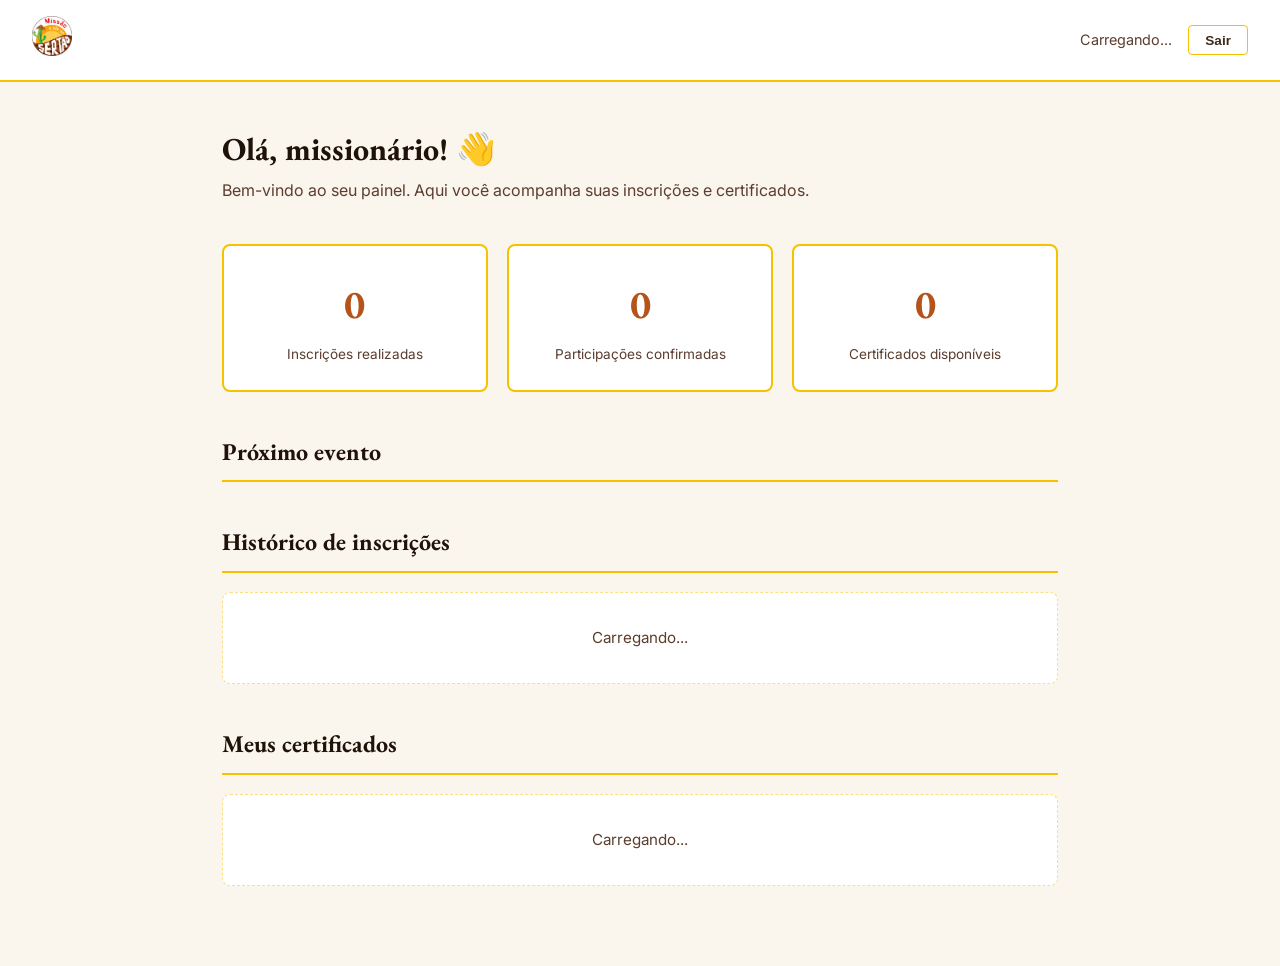
<file: painel.html>
<!DOCTYPE html>
<html lang="pt-BR">
<head>
  <meta charset="UTF-8">
  <meta name="viewport" content="width=device-width, initial-scale=1.0">
  <title>Meu Painel — Missão Ide ao Sertão</title>
  <link href="https://fonts.googleapis.com/css2?family=EB+Garamond:wght@400;600;700&family=Inter:wght@400;500;600;700&display=swap" rel="stylesheet">
  <link rel="stylesheet" href="css/style.css">
  <link rel="icon" href="logo.png" type="image/png">
  <style>
    .painel-page { min-height: 100vh; background: var(--osso); }
    .painel-header { background: var(--branco); border-bottom: 2px solid var(--amarelo); padding: 1rem 2rem; display: flex; align-items: center; justify-content: space-between; }
    .painel-header img { height: 40px; }
    .painel-header-user { display: flex; align-items: center; gap: 1rem; font-size: 0.9rem; color: var(--texto-suave); }
    .btn-sair { background: none; border: 1.5px solid var(--amarelo); color: var(--marrom); padding: 0.4rem 1rem; border-radius: 4px; cursor: pointer; font-size: 0.85rem; font-weight: 600; transition: background 0.2s; }
    .btn-sair:hover { background: var(--amarelo-suave); }
    .painel-body { max-width: 900px; margin: 0 auto; padding: 2.5rem 2rem; }
    .painel-boas-vindas { margin-bottom: 2.5rem; }
    .painel-boas-vindas h1 { font-family: 'EB Garamond', serif; font-size: 2rem; font-weight: 700; color: var(--texto); }
    .painel-boas-vindas p { color: var(--texto-suave); }
    .painel-cards { display: grid; grid-template-columns: repeat(3, 1fr); gap: 1.2rem; margin-bottom: 2.5rem; }
    .painel-card { background: var(--branco); border-radius: 8px; border: 2px solid var(--amarelo); padding: 1.5rem; text-align: center; }
    .painel-card-num { font-family: 'EB Garamond', serif; font-size: 2.5rem; font-weight: 700; color: var(--terracota); }
    .painel-card-label { font-size: 0.85rem; color: var(--texto-suave); margin-top: 0.3rem; }
    .painel-secao { margin-bottom: 2.5rem; }
    .painel-secao h2 { font-family: 'EB Garamond', serif; font-size: 1.5rem; font-weight: 700; color: var(--texto); margin-bottom: 1.2rem; border-bottom: 2px solid var(--amarelo); padding-bottom: 0.5rem; }
    .evento-ativo-card { background: var(--branco); border-radius: 8px; border: 2px solid var(--amarelo); padding: 1.5rem; }
    .evento-ativo-card h3 { font-family: 'EB Garamond', serif; font-size: 1.4rem; font-weight: 700; color: var(--texto); margin-bottom: 0.5rem; }
    .evento-ativo-card p { color: var(--texto-suave); font-size: 0.93rem; margin-bottom: 0.4rem; }
    .evento-ativo-card .btn-primary { margin-top: 1.2rem; display: inline-block; border: none; cursor: pointer; font-family: 'Inter', sans-serif; }
    .inscricao-item { background: var(--branco); border-radius: 8px; border: 1px solid rgba(245,194,0,0.4); padding: 1.2rem 1.5rem; margin-bottom: 1rem; display: flex; align-items: center; justify-content: space-between; }
    .inscricao-info h4 { font-family: 'EB Garamond', serif; font-size: 1.1rem; font-weight: 700; color: var(--texto); margin-bottom: 0.2rem; }
    .inscricao-info p { font-size: 0.85rem; color: var(--texto-suave); }
    .status-badge { padding: 0.3rem 0.8rem; border-radius: 20px; font-size: 0.78rem; font-weight: 600; }
    .status-pendente { background: #fff8d6; color: #8a6d00; border: 1px solid var(--amarelo); }
    .status-aprovado { background: #e6f4ea; color: #2d6a2d; border: 1px solid #a8d5a8; }
    .status-rejeitado { background: #fff0f0; color: #cc0000; border: 1px solid #ffcccc; }
    .certificado-item { background: var(--branco); border-radius: 8px; border: 2px solid var(--amarelo); padding: 1.2rem 1.5rem; margin-bottom: 1rem; display: flex; align-items: center; justify-content: space-between; }
    .certificado-info h4 { font-family: 'EB Garamond', serif; font-size: 1.1rem; font-weight: 700; color: var(--texto); margin-bottom: 0.2rem; }
    .certificado-info p { font-size: 0.85rem; color: var(--texto-suave); }
    .btn-certificado { background: var(--amarelo); color: var(--marrom); border: none; padding: 0.5rem 1.2rem; border-radius: 4px; font-weight: 700; font-size: 0.85rem; cursor: pointer; text-decoration: none; transition: background 0.2s; }
    .btn-certificado:hover { background: var(--amarelo-escuro); }
    .vazio { text-align: center; padding: 2rem; color: var(--texto-suave); font-size: 0.95rem; background: var(--branco); border-radius: 8px; border: 1px dashed rgba(245,194,0,0.5); }
    .obs-group { margin-top: 1rem; }
    .obs-group label { display: block; font-size: 0.85rem; font-weight: 600; color: var(--texto); margin-bottom: 0.4rem; }
    .obs-group textarea { width: 100%; padding: 0.65rem 0.85rem; border: 1.5px solid rgba(245,194,0,0.5); border-radius: 4px; font-family: 'Inter', sans-serif; font-size: 0.93rem; resize: vertical; min-height: 80px; outline: none; }
    .obs-group textarea:focus { border-color: var(--amarelo); }
    @media (max-width: 600px) { .painel-cards { grid-template-columns: 1fr; } .inscricao-item, .certificado-item { flex-direction: column; gap: 1rem; align-items: flex-start; } }
  </style>
</head>
<body>

<div class="painel-page">
  <div class="painel-header">
    <a href="index.html"><img src="logo.png" alt="Logo"></a>
    <div class="painel-header-user">
      <span id="header-nome">Carregando...</span>
      <button class="btn-sair" onclick="sair()">Sair</button>
    </div>
  </div>

  <div class="painel-body">
    <div class="painel-boas-vindas">
      <h1>Olá, <span id="nome-usuario">missionário</span>! 👋</h1>
      <p>Bem-vindo ao seu painel. Aqui você acompanha suas inscrições e certificados.</p>
    </div>

    <div class="painel-cards">
      <div class="painel-card">
        <div class="painel-card-num" id="total-inscricoes">0</div>
        <div class="painel-card-label">Inscrições realizadas</div>
      </div>
      <div class="painel-card">
        <div class="painel-card-num" id="total-aprovadas">0</div>
        <div class="painel-card-label">Participações confirmadas</div>
      </div>
      <div class="painel-card">
        <div class="painel-card-num" id="total-certificados">0</div>
        <div class="painel-card-label">Certificados disponíveis</div>
      </div>
    </div>

    <!-- PRÓXIMO EVENTO -->
    <div class="painel-secao">
      <h2>Próximo evento</h2>
      <div id="secao-evento-ativo"></div>
    </div>

    <!-- HISTÓRICO -->
    <div class="painel-secao">
      <h2>Histórico de inscrições</h2>
      <div id="lista-inscricoes"><div class="vazio">Carregando...</div></div>
    </div>

    <!-- CERTIFICADOS -->
    <div class="painel-secao">
      <h2>Meus certificados</h2>
      <div id="lista-certificados"><div class="vazio">Carregando...</div></div>
    </div>
  </div>
</div>

<script type="module">
  import { supabase } from './js/supabase.js'

  let eventoAtivoId = null

  async function init() {
    const { data: { user } } = await supabase.auth.getUser()
    if (!user) { window.location.href = 'login.html'; return }

    const { data: perfil } = await supabase.from('perfis').select('*').eq('id', user.id).single()
    if (perfil) {
      const primeiroNome = perfil.nome.split(' ')[0]
      document.getElementById('nome-usuario').textContent = primeiroNome
      document.getElementById('header-nome').textContent = primeiroNome
    }

    await carregarEventoAtivo(user.id)
    await carregarInscricoes(user.id)
    await carregarCertificados(user.id)
  }

  async function carregarEventoAtivo(userId) {
    const { data: evento } = await supabase
      .from('eventos')
      .select('*')
      .eq('ativo', true)
      .order('data_inicio', { ascending: true })
      .limit(1)
      .single()

    const secao = document.getElementById('secao-evento-ativo')

    if (!evento) {
      secao.innerHTML = '<div class="vazio">Nenhum evento ativo no momento. Fique de olho nas novidades!</div>'
      return
    }

    eventoAtivoId = evento.id

    // Verificar se já se inscreveu
    const { data: jaInscrito } = await supabase
      .from('inscricoes')
      .select('id, status')
      .eq('usuario_id', userId)
      .eq('evento_id', evento.id)
      .single()

    const dataInicio = new Date(evento.data_inicio + 'T00:00:00').toLocaleDateString('pt-BR', { day: '2-digit', month: 'long', year: 'numeric' })
    const dataFim = new Date(evento.data_fim + 'T00:00:00').toLocaleDateString('pt-BR', { day: '2-digit', month: 'long', year: 'numeric' })

    if (jaInscrito) {
      const statusTexto = jaInscrito.status === 'pendente' ? 'Inscrição pendente de aprovação' : jaInscrito.status === 'aprovado' ? 'Participação confirmada! ✓' : 'Inscrição não aprovada'
      secao.innerHTML = `
        <div class="evento-ativo-card">
          <h3>${evento.nome}</h3>
          <p>📅 ${dataInicio} a ${dataFim}</p>
          <p>📍 ${evento.local}</p>
          <p>${evento.descricao}</p>
          <span class="status-badge status-${jaInscrito.status}" style="margin-top:1rem;display:inline-block;">${statusTexto}</span>
        </div>`
    } else {
      secao.innerHTML = `
        <div class="evento-ativo-card">
          <h3>${evento.nome}</h3>
          <p>📅 ${dataInicio} a ${dataFim}</p>
          <p>📍 ${evento.local}</p>
          <p>${evento.descricao}</p>
          <div class="obs-group">
            <label for="obs-evento">Observação (opcional)</label>
            <textarea id="obs-evento" placeholder="Alguma informação adicional para este evento?"></textarea>
          </div>
          <button class="btn-primary" onclick="inscreverEvento('${userId}')">Quero participar deste evento</button>
        </div>`
    }
  }

  async function carregarInscricoes(userId) {
    const { data: inscricoes } = await supabase
      .from('inscricoes')
      .select('*, eventos(nome, data_inicio, local)')
      .eq('usuario_id', userId)
      .order('created_at', { ascending: false })

    document.getElementById('total-inscricoes').textContent = inscricoes?.length || 0
    const aprovadas = inscricoes?.filter(i => i.status === 'aprovado') || []
    document.getElementById('total-aprovadas').textContent = aprovadas.length

    const lista = document.getElementById('lista-inscricoes')
    if (!inscricoes || inscricoes.length === 0) {
      lista.innerHTML = '<div class="vazio">Você ainda não tem inscrições em eventos.</div>'
      return
    }

    lista.innerHTML = inscricoes.map(i => {
      const data = i.eventos ? new Date(i.eventos.data_inicio + 'T00:00:00').toLocaleDateString('pt-BR') : '--'
      const statusTexto = i.status === 'pendente' ? 'Pendente' : i.status === 'aprovado' ? 'Aprovado' : 'Não aprovado'
      return `
        <div class="inscricao-item">
          <div class="inscricao-info">
            <h4>${i.eventos?.nome || 'Evento'}</h4>
            <p>${i.eventos?.local || ''} • ${data}</p>
          </div>
          <span class="status-badge status-${i.status}">${statusTexto}</span>
        </div>`
    }).join('')
  }

  async function carregarCertificados(userId) {
    const { data: certificados, error } = await supabase
      .from('certificados')
      .select('*, eventos(nome, data_inicio)')
      .eq('usuario_id', userId)

    console.log('certificados:', certificados, 'erro:', error)

    document.getElementById('total-certificados').textContent = certificados?.length || 0

    const lista = document.getElementById('lista-certificados')
    if (!certificados || certificados.length === 0) {
      lista.innerHTML = '<div class="vazio">Nenhum certificado disponível ainda. Os certificados são emitidos após cada evento.</div>'
      return
    }

    lista.innerHTML = certificados.map(c => `
      <div class="certificado-item">
        <div class="certificado-info">
          <h4>${c.eventos?.nome || 'Evento'}</h4>
          <p>Emitido em ${new Date(c.emitido_em).toLocaleDateString('pt-BR')}</p>
        </div>
        <a href="${c.url_pdf}" target="_blank" class="btn-certificado">Baixar certificado</a>
      </div>`).join('')
  }

  window.inscreverEvento = async function(userId) {
    if (!eventoAtivoId) return
    const obs = document.getElementById('obs-evento')?.value || ''

    const { error } = await supabase.from('inscricoes').insert({
      usuario_id: userId,
      evento_id: eventoAtivoId,
      motivacao: obs,
      status: 'pendente'
    })

    if (error) {
      alert('Erro ao se inscrever: ' + error.message)
      return
    }

    await carregarEventoAtivo(userId)
    await carregarInscricoes(userId)
  }

  window.sair = async function() {
    await supabase.auth.signOut()
    window.location.href = 'index.html'
  }

  init()
</script>
</body>
</html>
</file>
<file: css/style.css>
*, *::before, *::after {
  box-sizing: border-box;
  margin: 0;
  padding: 0;
}

:root {
  --amarelo: #F5C200;
  --amarelo-escuro: #C49A00;
  --amarelo-suave: #FFF8D6;
  --terracota: #B5541A;
  --terracota-escuro: #8C3F12;
  --marrom: #3D2B1F;
  --marrom-suave: #6B4C3B;
  --osso: #FAF6EE;
  --osso-escuro: #F0E9DC;
  --branco: #FFFFFF;
  --texto: #1F1208;
  --texto-suave: #5C3D2E;
}

html { scroll-behavior: smooth; }

body {
  font-family: 'Inter', sans-serif;
  background: var(--osso);
  color: var(--texto);
  line-height: 1.7;
}

/* NAV */
nav {
  position: fixed;
  top: 0; left: 0; right: 0;
  z-index: 100;
  background: rgba(250, 246, 238, 0.96);
  backdrop-filter: blur(6px);
  border-bottom: 2px solid var(--amarelo);
  padding: 0 2rem;
  display: flex;
  align-items: center;
  justify-content: space-between;
  height: 64px;
}

.nav-logo {
  display: flex;
  align-items: center;
  gap: 0.7rem;
  text-decoration: none;
}

.nav-logo img {
  height: 42px;
  object-fit: contain;
}

.nav-links {
  display: flex;
  gap: 2rem;
  list-style: none;
}

.nav-links a {
  text-decoration: none;
  color: var(--texto-suave);
  font-size: 0.9rem;
  font-weight: 500;
  transition: color 0.2s;
}

.nav-links a:hover { color: var(--terracota); }

.nav-cta {
  background: var(--amarelo) !important;
  color: var(--marrom) !important;
  padding: 0.45rem 1.2rem;
  border-radius: 4px;
  font-weight: 600 !important;
  transition: background 0.2s !important;
}

.nav-cta:hover {
  background: var(--amarelo-escuro) !important;
}

.nav-hamburger {
  display: none;
  background: none;
  border: none;
  cursor: pointer;
  flex-direction: column;
  gap: 5px;
  padding: 4px;
}

.nav-hamburger span {
  display: block;
  width: 22px;
  height: 2px;
  background: var(--texto);
  border-radius: 2px;
}

/* HERO */
.hero {
  min-height: 100vh;
  display: flex;
  align-items: center;
  justify-content: center;
  text-align: center;
  padding: 8rem 2rem 4rem;
  background:
    linear-gradient(to bottom, rgba(245,194,0,0.08) 0%, rgba(245,194,0,0.18) 60%, rgba(181,84,26,0.12) 100%),
    var(--osso);
  position: relative;
}

.hero::before {
  content: '';
  position: absolute;
  bottom: 0; left: 0; right: 0;
  height: 100px;
  background: linear-gradient(to top, var(--osso), transparent);
}

.hero-inner {
  position: relative;
  max-width: 740px;
}

.hero-eyebrow {
  display: inline-block;
  font-size: 0.78rem;
  font-weight: 600;
  letter-spacing: 0.18em;
  text-transform: uppercase;
  color: var(--marrom);
  margin-bottom: 1.2rem;
  background: var(--amarelo);
  padding: 0.3rem 1rem;
  border-radius: 3px;
}

.hero h1 {
  font-family: 'EB Garamond', serif;
  font-size: clamp(2.6rem, 6vw, 4.2rem);
  font-weight: 700;
  line-height: 1.1;
  color: var(--texto);
  margin-bottom: 1.4rem;
}

.hero h1 em {
  font-style: normal;
  color: var(--terracota);
}

.hero p {
  font-size: 1.1rem;
  color: var(--texto-suave);
  max-width: 560px;
  margin: 0 auto 2.2rem;
}

.btn-primary {
  display: inline-block;
  background: var(--amarelo);
  color: var(--marrom);
  text-decoration: none;
  padding: 0.85rem 2rem;
  border-radius: 4px;
  font-weight: 700;
  font-size: 0.95rem;
  transition: background 0.2s, transform 0.15s;
  margin-right: 0.8rem;
}

.btn-primary:hover {
  background: var(--amarelo-escuro);
  transform: translateY(-1px);
}

.btn-secondary {
  display: inline-block;
  border: 2px solid var(--amarelo);
  color: var(--marrom);
  text-decoration: none;
  padding: 0.8rem 1.8rem;
  border-radius: 4px;
  font-weight: 600;
  font-size: 0.95rem;
  transition: background 0.2s, transform 0.15s;
}

.btn-secondary:hover {
  background: var(--amarelo-suave);
  transform: translateY(-1px);
}

/* VERSÍCULO */
.versiculo {
  background: var(--terracota);
  padding: 3.5rem 2rem;
  text-align: center;
}

.versiculo blockquote {
  font-family: 'EB Garamond', serif;
  font-size: clamp(1.3rem, 3vw, 1.9rem);
  font-weight: 600;
  color: var(--branco);
  max-width: 700px;
  margin: 0 auto 0.7rem;
  font-style: italic;
  line-height: 1.4;
}

.versiculo cite {
  font-family: 'Inter', sans-serif;
  font-size: 0.85rem;
  font-weight: 600;
  letter-spacing: 0.12em;
  text-transform: uppercase;
  color: rgba(255,255,255,0.7);
  font-style: normal;
}

/* SEÇÕES */
section { padding: 5rem 2rem; }

.container { max-width: 1000px; margin: 0 auto; }

.section-label {
  font-size: 0.75rem;
  font-weight: 600;
  letter-spacing: 0.16em;
  text-transform: uppercase;
  color: var(--terracota);
  margin-bottom: 0.6rem;
}

.section-title {
  font-family: 'EB Garamond', serif;
  font-size: clamp(1.8rem, 3.5vw, 2.6rem);
  font-weight: 700;
  color: var(--texto);
  line-height: 1.2;
  margin-bottom: 1.2rem;
}

.divider {
  width: 48px;
  height: 3px;
  background: var(--amarelo);
  margin-bottom: 1.8rem;
  border-radius: 2px;
}

/* QUEM SOMOS */
.quem-somos { background: var(--branco); }

.qs-grid {
  display: grid;
  grid-template-columns: 1fr 1fr;
  gap: 4rem;
  align-items: start;
}

.qs-texto p {
  color: var(--texto-suave);
  margin-bottom: 1rem;
  font-size: 1rem;
  text-align: justify;
}

.qs-valores { display: grid; gap: 1.2rem; }

.valor-card {
  background: var(--osso);
  border-left: 3px solid var(--amarelo);
  padding: 1rem 1.2rem;
  border-radius: 0 4px 4px 0;
}

.valor-card h4 {
  font-family: 'EB Garamond', serif;
  font-size: 1.1rem;
  font-weight: 700;
  color: var(--texto);
  margin-bottom: 0.3rem;
}

.valor-card p {
  font-size: 0.9rem;
  color: var(--texto-suave);
  text-align: justify;
}

/* PRÓXIMO EVENTO */
.proximo-evento { background: var(--amarelo-suave); }

.evento-destaque {
  background: var(--branco);
  border-radius: 8px;
  border: 2px solid var(--amarelo);
  padding: 2.5rem;
  display: grid;
  grid-template-columns: 1fr 1fr;
  gap: 2rem;
  align-items: center;
  margin-top: 2rem;
}

.evento-destaque-info h3 {
  font-family: 'EB Garamond', serif;
  font-size: 1.8rem;
  font-weight: 700;
  color: var(--texto);
  margin-bottom: 1rem;
  text-align: center;
}

.evento-detalhe {
  display: flex;
  align-items: flex-start;
  gap: 0.75rem;
  margin-bottom: 0.7rem;
  font-size: 0.95rem;
  color: var(--texto-suave);
}

.evento-detalhe-icon {
  width: 20px;
  height: 20px;
  background: var(--amarelo);
  border-radius: 50%;
  flex-shrink: 0;
  margin-top: 2px;
}

.evento-destaque-img {
  border-radius: 6px;
  overflow: hidden;
  aspect-ratio: 4/3;
  background: var(--osso-escuro);
  display: flex;
  align-items: center;
  justify-content: center;
}

.evento-destaque-img img {
  width: 100%;
  height: 100%;
  object-fit: cover;
}

/* GALERIA */
.galeria { background: var(--osso-escuro); }

.galeria-grid {
  display: grid;
  grid-template-columns: repeat(3, 1fr);
  gap: 1rem;
  margin-top: 2rem;
}

.galeria-item {
  aspect-ratio: 4/3;
  border-radius: 6px;
  overflow: hidden;
  border: 2px solid transparent;
  transition: border-color 0.2s, transform 0.2s;
  cursor: pointer;
}

.galeria-item:hover {
  border-color: var(--amarelo);
  transform: scale(1.02);
}

.galeria-item img {
  width: 100%;
  height: 100%;
  object-fit: cover;
}

/* PARTICIPE */
.participe { background: var(--branco); }

.participe-grid {
  display: grid;
  grid-template-columns: 1fr 1fr;
  gap: 4rem;
  align-items: start;
}

.participe-info p {
  color: var(--texto-suave);
  margin-bottom: 1rem;
}

.requisitos { margin-top: 1.5rem; display: grid; gap: 0.8rem; }

.req-item {
  display: flex;
  align-items: flex-start;
  gap: 0.75rem;
  font-size: 0.93rem;
  color: var(--texto-suave);
}

.req-dot {
  width: 8px;
  height: 8px;
  border-radius: 50%;
  background: var(--amarelo);
  margin-top: 0.55rem;
  flex-shrink: 0;
  border: 2px solid var(--amarelo-escuro);
}

/* FORMULÁRIO */
.form-card {
  background: var(--osso);
  border-radius: 8px;
  padding: 2rem;
  border: 2px solid var(--amarelo);
}

.form-card h3 {
  font-family: 'EB Garamond', serif;
  font-size: 1.4rem;
  font-weight: 700;
  color: var(--texto);
  margin-bottom: 1.4rem;
}

.form-group { margin-bottom: 1.1rem; }

.form-group label {
  display: block;
  font-size: 0.85rem;
  font-weight: 600;
  color: var(--texto);
  margin-bottom: 0.4rem;
}

.form-group input,
.form-group select,
.form-group textarea {
  width: 100%;
  padding: 0.65rem 0.85rem;
  border: 1.5px solid rgba(245,194,0,0.5);
  border-radius: 4px;
  background: var(--branco);
  color: var(--texto);
  font-family: 'Inter', sans-serif;
  font-size: 0.93rem;
  transition: border-color 0.2s;
  outline: none;
}

.form-group input:focus,
.form-group select:focus,
.form-group textarea:focus {
  border-color: var(--amarelo);
}

.form-group textarea { resize: vertical; min-height: 90px; }

.form-row {
  display: grid;
  grid-template-columns: 1fr 1fr;
  gap: 0.8rem;
}

.form-submit {
  width: 100%;
  background: var(--amarelo);
  color: var(--marrom);
  border: none;
  padding: 0.9rem;
  border-radius: 4px;
  font-family: 'Inter', sans-serif;
  font-size: 0.95rem;
  font-weight: 700;
  cursor: pointer;
  transition: background 0.2s;
  margin-top: 0.5rem;
}

.form-submit:hover { background: var(--amarelo-escuro); }

.form-sucesso {
  display: none;
  text-align: center;
  padding: 2rem;
}

.form-sucesso .check {
  width: 56px;
  height: 56px;
  background: var(--amarelo);
  border-radius: 50%;
  display: flex;
  align-items: center;
  justify-content: center;
  margin: 0 auto 1rem;
  font-size: 1.6rem;
  color: var(--marrom);
  font-weight: 700;
}

.form-sucesso h4 {
  font-family: 'EB Garamond', serif;
  font-size: 1.4rem;
  font-weight: 700;
  color: var(--texto);
  margin-bottom: 0.5rem;
}

.form-sucesso p { color: var(--texto-suave); font-size: 0.93rem; }

/* RODAPÉ */
.rodape {
  background: var(--marrom);
  color: var(--osso);
  padding: 4rem 2rem;
}

.rodape-grid {
  display: grid;
  grid-template-columns: 2fr 1fr 1fr;
  gap: 3rem;
  margin-bottom: 3rem;
}

.rodape h3 {
  font-family: 'EB Garamond', serif;
  font-size: 1.5rem;
  font-weight: 700;
  color: var(--amarelo);
  margin-bottom: 0.8rem;
}

.rodape p {
  font-size: 0.9rem;
  color: rgba(250,246,238,0.65);
  line-height: 1.7;
}

.rodape-col h4 {
  font-size: 0.75rem;
  font-weight: 600;
  letter-spacing: 0.14em;
  text-transform: uppercase;
  color: var(--amarelo);
  margin-bottom: 0.9rem;
}

.rodape-col ul { list-style: none; display: grid; gap: 0.5rem; }

.rodape-col ul a {
  text-decoration: none;
  color: rgba(250,246,238,0.65);
  font-size: 0.9rem;
  transition: color 0.2s;
}

.rodape-col ul a:hover { color: var(--amarelo); }

.rodape-bottom {
  border-top: 1px solid rgba(245,194,0,0.2);
  padding-top: 1.5rem;
  display: flex;
  justify-content: space-between;
  align-items: center;
}

.rodape-bottom p {
  font-size: 0.82rem;
  color: rgba(250,246,238,0.4);
}

/* RESPONSIVO */
@media (max-width: 768px) {
  .nav-links { display: none; }
  .nav-links.open {
    display: flex;
    flex-direction: column;
    position: fixed;
    top: 64px; left: 0; right: 0;
    background: var(--osso);
    border-bottom: 2px solid var(--amarelo);
    padding: 1.2rem 2rem;
    gap: 1rem;
  }
  .nav-hamburger { display: flex; }
  .qs-grid,
  .participe-grid,
  .evento-destaque,
  .rodape-grid { grid-template-columns: 1fr; gap: 2rem; }
  .galeria-grid { grid-template-columns: 1fr 1fr; }
  .form-row { grid-template-columns: 1fr; }
  .rodape-bottom { flex-direction: column; gap: 0.5rem; text-align: center; }
}

@media (max-width: 480px) {
  .galeria-grid { grid-template-columns: 1fr; }
  .btn-primary { margin-right: 0; margin-bottom: 0.8rem; }
}

/* BOTÃO FLUTUANTE WHATSAPP */
.whatsapp-float {
  position: fixed;
  bottom: 2rem;
  right: 2rem;
  z-index: 200;
  background: #25D366;
  width: 56px;
  height: 56px;
  border-radius: 50%;
  display: flex;
  align-items: center;
  justify-content: center;
  text-decoration: none;
  box-shadow: 0 4px 12px rgba(0,0,0,0.2);
  transition: transform 0.2s, box-shadow 0.2s;
}

.whatsapp-float:hover {
  transform: scale(1.1);
  box-shadow: 0 6px 20px rgba(0,0,0,0.25);
}

.whatsapp-float svg {
  width: 30px;
  height: 30px;
  fill: white;
}
.form-section-label {
  font-size: 0.78rem;
  font-weight: 600;
  letter-spacing: 0.12em;
  text-transform: uppercase;
  color: var(--terracota);
  margin: 1.2rem 0 0.8rem;
  display: block;
}

.galeria-local-titulo {
  font-family: 'EB Garamond', serif;
  font-size: 1.3rem;
  font-weight: 700;
  color: var(--terracota);
  margin: 2.5rem 0 1rem;
  padding-bottom: 0.5rem;
  border-bottom: 2px solid var(--amarelo);
}
</file>
